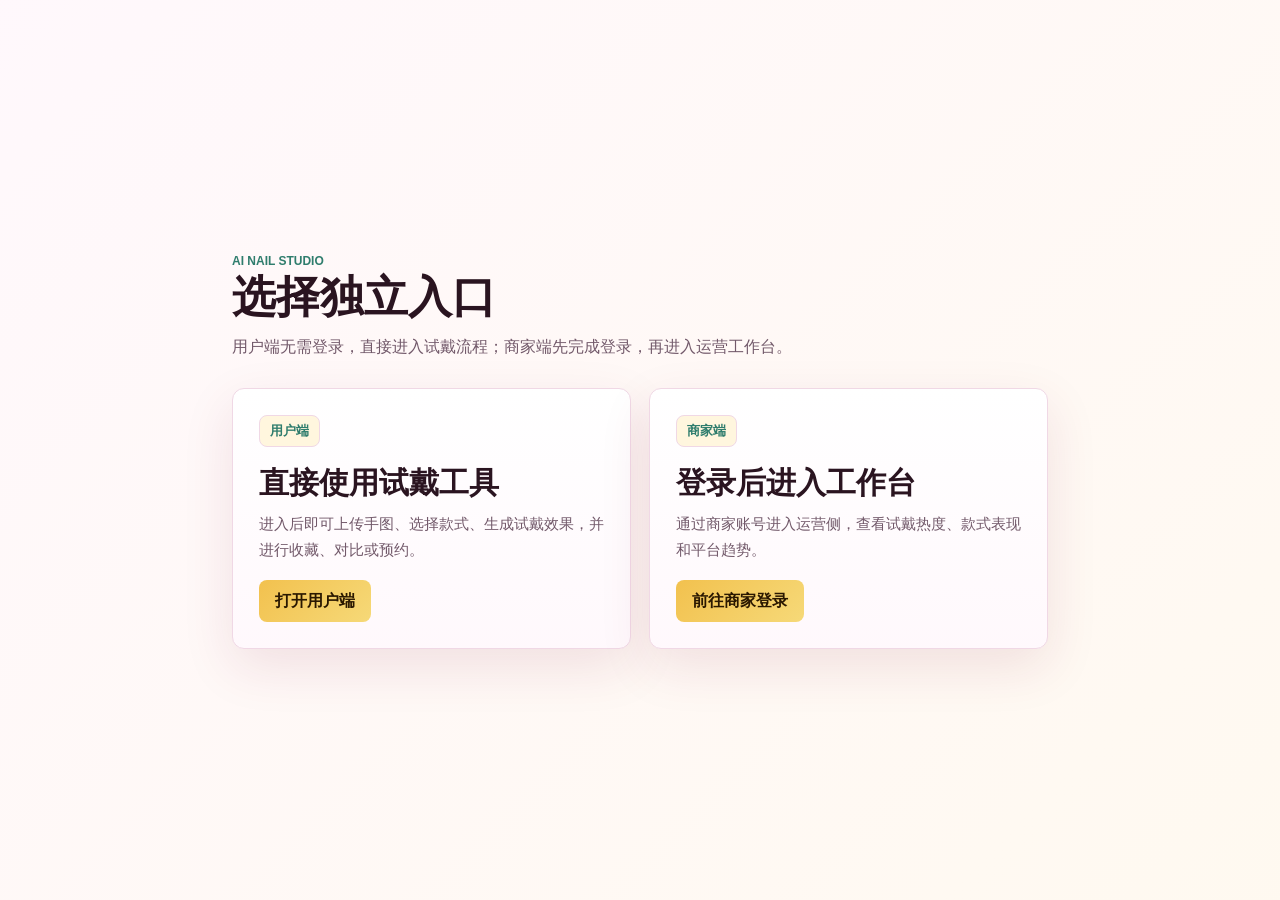
<file: frontend/index.html>
<!doctype html>
<html lang="zh-CN">
  <head>
    <meta charset="utf-8">
    <meta name="viewport" content="width=device-width, initial-scale=1">
    <title>美甲 AI 试戴平台</title>
    <link rel="stylesheet" href="./styles.css">
  </head>
  <body class="portal-page">
    <main class="portal-shell portal-shell-compact" aria-label="美甲 AI 试戴平台入口">
      <header class="portal-header">
        <div>
          <span class="brand-mark">AI Nail Studio</span>
          <h1>选择独立入口</h1>
          <p>用户端无需登录，直接进入试戴流程；商家端先完成登录，再进入运营工作台。</p>
        </div>
      </header>

      <section class="role-grid" aria-label="选择入口">
        <a class="role-card role-link-card role-card-user" href="./user-app.html" aria-label="进入用户端试戴">
          <span class="role-label">用户端</span>
          <div>
            <h2>直接使用试戴工具</h2>
            <p>进入后即可上传手图、选择款式、生成试戴效果，并进行收藏、对比或预约。</p>
          </div>
          <strong>打开用户端</strong>
        </a>

        <a class="role-card role-link-card role-card-merchant" href="./merchant-login.html" aria-label="进入商家端登录">
          <span class="role-label">商家端</span>
          <div>
            <h2>登录后进入工作台</h2>
            <p>通过商家账号进入运营侧，查看试戴热度、款式表现和平台趋势。</p>
          </div>
          <strong>前往商家登录</strong>
        </a>
      </section>
    </main>
  </body>
</html>
</file>
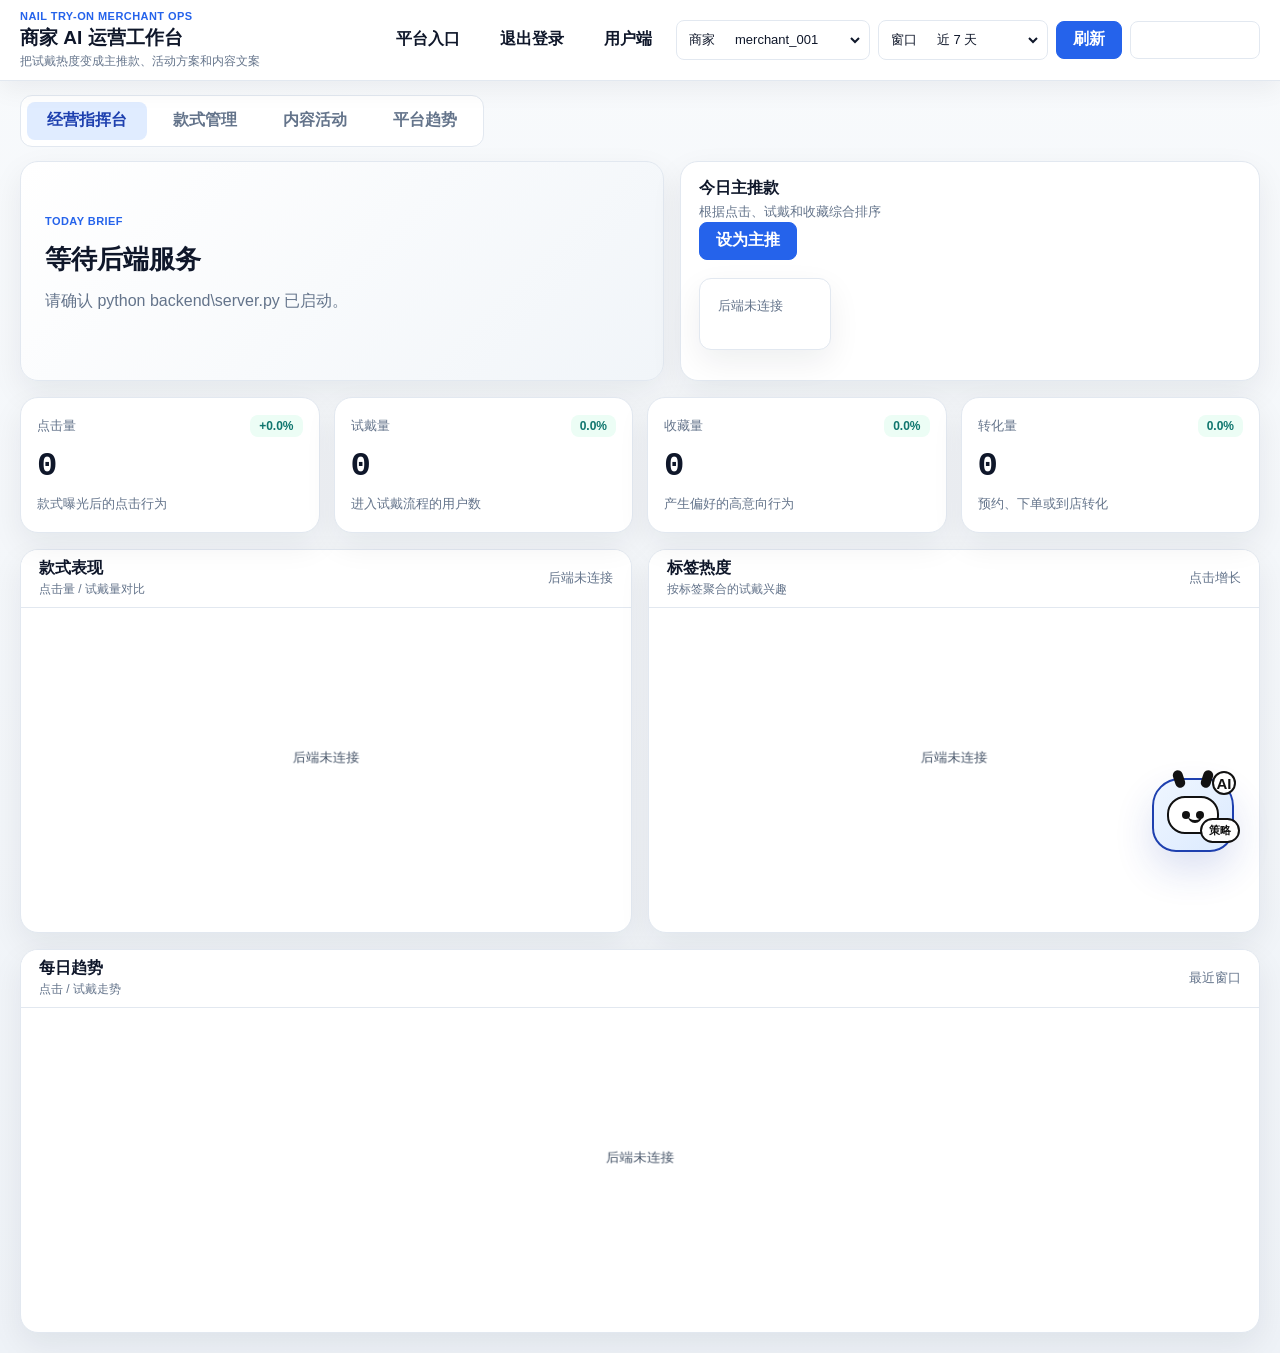
<file: frontend/merchant-dashboard.html>
<!doctype html>
<html lang="zh-CN">
  <head>
    <meta charset="utf-8">
    <meta name="viewport" content="width=device-width, initial-scale=1">
    <title>商家 AI 运营工作台</title>
    <link rel="stylesheet" href="./merchant-dashboard.css">
  </head>
  <body>
    <main class="dashboard-shell">
      <header class="dashboard-topbar">
        <div class="brand-block">
          <div>
            <p class="eyebrow">Nail Try-on Merchant Ops</p>
            <h1>商家 AI 运营工作台</h1>
            <p class="headline-copy">把试戴热度变成主推款、活动方案和内容文案</p>
          </div>
        </div>
        <div class="topbar-actions">
          <a class="ghost-button nav-link" href="./index.html">平台入口</a>
          <a class="ghost-button nav-link" href="./merchant-login.html">退出登录</a>
          <a class="ghost-button nav-link" href="./user-app.html">用户端</a>
          <label class="field">
            <span>商家</span>
            <select id="merchantSelect">
              <option value="merchant_001">merchant_001</option>
              <option value="merchant_002">merchant_002</option>
              <option value="merchant_003">merchant_003</option>
            </select>
          </label>
          <label class="field">
            <span>窗口</span>
            <select id="windowSelect">
              <option value="7">近 7 天</option>
              <option value="14">近 14 天</option>
              <option value="30">近 30 天</option>
            </select>
          </label>
          <button id="refreshButton" type="button">刷新</button>
          <button id="seedButton" class="ghost-button" type="button">生成演示数据</button>
        </div>
      </header>

      <nav class="page-tabs" aria-label="后台页面">
        <button class="tab-button is-active" type="button" data-view="command">经营指挥台</button>
        <button class="tab-button" type="button" data-view="styles">款式管理</button>
        <button class="tab-button" type="button" data-view="content">内容活动</button>
        <button class="tab-button" type="button" data-view="platform">平台趋势</button>
      </nav>

      <section id="commandView" class="page-view is-active" aria-label="经营指挥台">
        <section class="ops-hero">
          <article class="today-card">
            <p class="eyebrow">Today Brief</p>
            <h2 id="briefTitle">等待数据加载</h2>
            <p id="briefCopy">点击“生成演示数据”后可以快速看到完整运营建议。</p>
            <div id="briefActions" class="brief-actions"></div>
          </article>
          <article class="featured-card">
            <div class="section-head featured-head">
              <div>
                <h2>今日主推款</h2>
                <span id="featuredReason">根据点击、试戴和收藏综合排序</span>
              </div>
              <button id="promoteFeaturedButton" type="button">设为主推</button>
            </div>
            <div id="featuredStyle" class="featured-style"></div>
          </article>
        </section>

        <section class="metric-grid" aria-label="核心指标">
          <article class="metric-card" data-metric="click">
            <div class="metric-title">
              <span>点击量</span>
              <small id="clickGrowth">+0.0%</small>
            </div>
            <strong id="clickCount">0</strong>
            <p class="metric-caption">款式曝光后的点击行为</p>
            <div id="clickDetail" class="metric-detail" aria-hidden="true"></div>
          </article>
          <article class="metric-card" data-metric="tryon">
            <div class="metric-title">
              <span>试戴量</span>
              <small id="tryonRate">0.0%</small>
            </div>
            <strong id="tryonCount">0</strong>
            <p class="metric-caption">进入试戴流程的用户数</p>
            <div id="tryonDetail" class="metric-detail" aria-hidden="true"></div>
          </article>
          <article class="metric-card" data-metric="favorite">
            <div class="metric-title">
              <span>收藏量</span>
              <small id="favoriteRate">0.0%</small>
            </div>
            <strong id="favoriteCount">0</strong>
            <p class="metric-caption">产生偏好的高意向行为</p>
            <div id="favoriteDetail" class="metric-detail" aria-hidden="true"></div>
          </article>
          <article class="metric-card" data-metric="conversion">
            <div class="metric-title">
              <span>转化量</span>
              <small id="conversionRate">0.0%</small>
            </div>
            <strong id="conversionCount">0</strong>
            <p class="metric-caption">预约、下单或到店转化</p>
            <div id="conversionDetail" class="metric-detail" aria-hidden="true"></div>
          </article>
        </section>

        <section class="dashboard-grid">
          <article class="panel chart-panel">
            <div class="panel-head">
              <div>
                <h2>款式表现</h2>
                <p>点击量 / 试戴量对比</p>
              </div>
              <span id="recordsCount">0 条记录</span>
            </div>
            <canvas id="styleChart" width="720" height="360"></canvas>
          </article>

          <article class="panel chart-panel">
            <div class="panel-head">
              <div>
                <h2>标签热度</h2>
                <p>按标签聚合的试戴兴趣</p>
              </div>
              <span>点击增长</span>
            </div>
            <canvas id="tagChart" width="720" height="360"></canvas>
          </article>

          <article class="panel chart-panel wide-panel">
            <div class="panel-head">
              <div>
                <h2>每日趋势</h2>
                <p>点击 / 试戴走势</p>
              </div>
              <span>最近窗口</span>
            </div>
            <canvas id="trendChart" width="720" height="320"></canvas>
          </article>
        </section>
      </section>

      <section id="stylesView" class="page-view" aria-label="款式管理">
        <section class="panel">
          <div class="panel-head">
            <div>
              <h2>款式运营列表</h2>
              <p>给每个款式打上可执行的运营状态</p>
            </div>
            <span id="styleOpsSummary">待加载</span>
          </div>
          <div id="styleOpsList" class="style-ops-list"></div>
        </section>
      </section>

      <section id="contentView" class="page-view" aria-label="内容活动">
        <section class="campaign-grid">
          <article class="panel campaign-panel">
            <div class="panel-head">
              <div>
                <h2>一键活动方案</h2>
                <p>面向美团店铺、到店套餐和节日促销</p>
              </div>
              <button id="generateCampaignButton" type="button">生成方案</button>
            </div>
            <div id="campaignPlan" class="campaign-plan"></div>
          </article>

          <article class="panel campaign-panel">
            <div class="panel-head">
              <div>
                <h2>内容文案</h2>
                <p>可直接用于店铺动态和种草内容</p>
              </div>
              <button id="copyContentButton" class="ghost-button" type="button">复制文案</button>
            </div>
            <div id="contentCopies" class="content-copies"></div>
          </article>
        </section>
      </section>

      <section id="platformView" class="page-view" aria-label="平台趋势">
        <section class="platform-hero">
          <div>
            <p class="eyebrow">Aggregated Platform Signals</p>
            <h2>平台供给与趋势调度中心</h2>
            <p id="privacyLabel">聚合脱敏后识别趋势机会、供给缺口和平台动作</p>
          </div>
          <div id="platformSummary" class="platform-summary"></div>
        </section>

        <section id="platformInsightGrid" class="platform-insight-grid" aria-label="平台洞察总览"></section>

        <section class="platform-grid">
          <article class="panel opportunity-panel wide-panel">
            <div class="panel-head">
              <div>
                <h2>趋势机会池</h2>
                <p>把上升标签转成可行动的平台机会</p>
              </div>
              <span>平台运营建议</span>
            </div>
            <div id="platformOpportunityPool" class="opportunity-list"></div>
          </article>
        </section>

        <section class="platform-grid">
          <article class="panel supply-panel">
            <div class="panel-head">
              <div>
                <h2>供给缺口</h2>
                <p>需求热度强但供给表达不足的方向</p>
              </div>
              <span>上新调度</span>
            </div>
            <div id="supplyGapList" class="supply-gap-list"></div>
          </article>

          <article class="panel action-panel">
            <div class="panel-head">
              <div>
                <h2>平台推荐策略</h2>
                <p>首页、搜索、专题和商家触达动作</p>
              </div>
              <span>可执行动作</span>
            </div>
            <div id="platformActionList" class="platform-action-list"></div>
          </article>
        </section>

        <section class="platform-grid">
          <article class="panel trend-panel">
            <div class="panel-head">
              <div>
                <h2>上升款式标签</h2>
                <p>跨商家聚合后的标签热度</p>
              </div>
              <span>隐私保护</span>
            </div>
            <div id="platformTagTrends" class="trend-list"></div>
          </article>

          <article class="panel trend-panel">
            <div class="panel-head">
              <div>
                <h2>上升场景标签</h2>
                <p>用户场景偏好的匿名趋势</p>
              </div>
              <span>聚合视图</span>
            </div>
            <div id="platformScenarioTrends" class="trend-list"></div>
          </article>
        </section>
      </section>
    </main>

    <div id="assistantWidget" class="assistant-widget" style="left: calc(100vw - 128px); top: calc(100vh - 122px);">
      <button id="assistantFab" class="assistant-fab" type="button" aria-label="打开自动化策略助手">
        <span class="assistant-face">
          <span class="assistant-eyes"></span>
          <span class="assistant-smile"></span>
        </span>
        <span class="assistant-badge">策略</span>
        <span class="assistant-spark">AI</span>
      </button>
      <section id="assistantDialog" class="assistant-dialog" aria-label="自动化策略助手对话窗">
        <div class="assistant-dialog-head">
          <div>
            <h2>自动化策略助手</h2>
            <p id="assistantStatus">规则策略引擎</p>
          </div>
          <button id="assistantCloseButton" class="assistant-close" type="button" aria-label="关闭自动化策略助手">×</button>
        </div>
        <div class="assistant-dialog-body">
          <div class="assistant-message assistant-message-bot">
            我会结合当前商家的经营数据和平台匿名趋势，生成主推款、活动方案和风险提示。
          </div>
          <div id="assistantQuickQuestions" class="assistant-quick-questions">
            <button type="button" data-question="compare">本期对比</button>
            <button type="button" data-question="trend">近期变化</button>
            <button type="button" data-question="strategy">生成策略</button>
          </div>
          <div id="assistantConversation" class="assistant-conversation"></div>
          <div id="strategyList" class="strategy-list assistant-strategy-list">
            <div class="empty-state">点击下方按钮生成策略建议</div>
          </div>
        </div>
        <div class="assistant-dialog-foot">
          <button id="strategyButton" type="button">生成策略</button>
        </div>
      </section>
    </div>

    <script src="./merchant-dashboard.js"></script>
  </body>
</html>
</file>
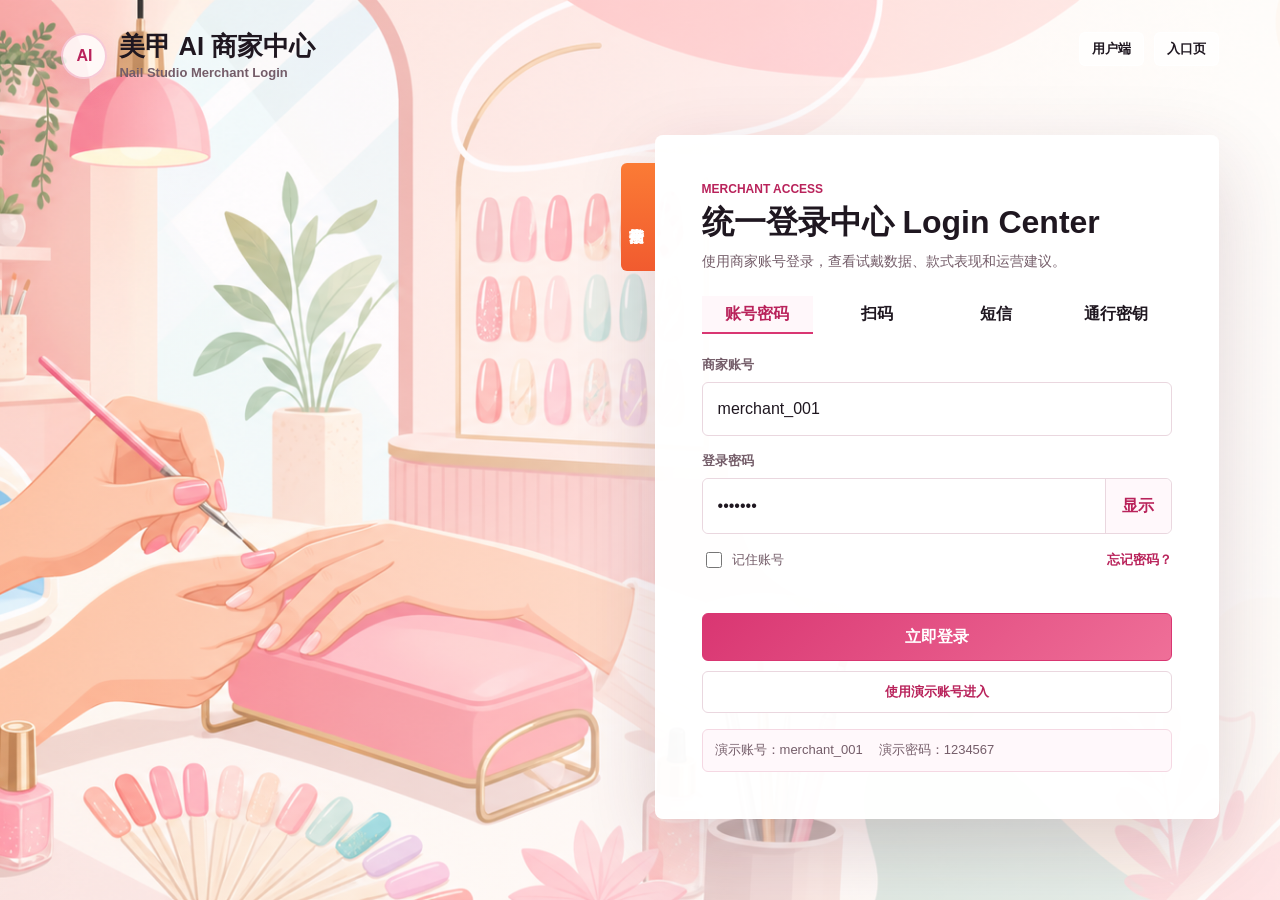
<file: frontend/merchant-login.html>
<!doctype html>
<html lang="zh-CN">
  <head>
    <meta charset="utf-8">
    <meta name="viewport" content="width=device-width, initial-scale=1">
    <title>商家登录 - 美甲 AI 运营工作台</title>
    <link rel="stylesheet" href="./merchant-login.css">
  </head>
  <body>
    <main class="login-shell">
      <header class="login-brand" aria-label="商家登录中心">
        <a class="brand-link" href="./index.html" aria-label="返回平台入口">
          <span class="brand-symbol">AI</span>
          <span>
            <strong>美甲 AI 商家中心</strong>
            <small>Nail Studio Merchant Login</small>
          </span>
        </a>
        <nav class="login-nav" aria-label="页面导航">
          <a href="./user-app.html">用户端</a>
          <a href="./index.html">入口页</a>
        </nav>
      </header>

      <section class="login-stage" aria-label="商家账号登录">
        <aside class="login-guide" aria-hidden="true">登录指南</aside>

        <form id="loginForm" class="login-card" action="./merchant-dashboard.html" method="get" novalidate>
          <div class="login-card-head">
            <p class="eyebrow">Merchant Access</p>
            <h1>统一登录中心 Login Center</h1>
            <p>使用商家账号登录，查看试戴数据、款式表现和运营建议。</p>
          </div>

          <div class="login-tabs" role="tablist" aria-label="登录方式">
            <button class="is-active" type="button" role="tab" aria-selected="true">账号密码</button>
            <button type="button" role="tab" aria-selected="false">扫码</button>
            <button type="button" role="tab" aria-selected="false">短信</button>
            <button type="button" role="tab" aria-selected="false">通行密钥</button>
          </div>

          <label class="field">
            <span>商家账号</span>
            <input id="usernameInput" name="merchant" autocomplete="username" value="merchant_001" placeholder="请输入商家账号">
          </label>

          <label class="field">
            <span>登录密码</span>
            <div class="password-field">
              <input id="passwordInput" name="password" type="password" autocomplete="current-password" value="1234567" placeholder="请输入密码">
              <button id="togglePasswordButton" type="button" aria-label="显示密码">显示</button>
            </div>
          </label>

          <div class="form-row">
            <label class="remember-field">
              <input id="rememberInput" type="checkbox">
              <span>记住账号</span>
            </label>
            <button id="forgotButton" class="link-button" type="button">忘记密码？</button>
          </div>

          <p id="formMessage" class="form-message" role="status" aria-live="polite"></p>

          <button class="submit-button" type="submit">立即登录</button>
          <a class="demo-login-link" href="./merchant-dashboard.html?merchant=merchant_001">使用演示账号进入</a>

          <div class="login-help">
            <span>演示账号：merchant_001</span>
            <span>演示密码：1234567</span>
          </div>
        </form>
      </section>
    </main>

    <dialog id="forgotDialog" class="forgot-dialog">
      <form id="forgotForm" method="dialog">
        <div class="dialog-head">
          <div>
            <h2>找回密码</h2>
            <p>输入商家账号或绑定手机号，我们会发送重置指引。</p>
          </div>
          <button id="forgotCloseButton" type="button" aria-label="关闭">×</button>
        </div>
        <label class="field">
          <span>账号 / 手机号</span>
          <input id="recoverInput" autocomplete="username" placeholder="merchant_001 或手机号">
        </label>
        <p id="recoverMessage" class="form-message" role="status" aria-live="polite"></p>
        <div class="dialog-actions">
          <button id="forgotCancelButton" class="secondary-button" type="button">取消</button>
          <button class="submit-button" type="submit">发送重置指引</button>
        </div>
      </form>
    </dialog>

    <script src="./merchant-login.js"></script>
  </body>
</html>
</file>
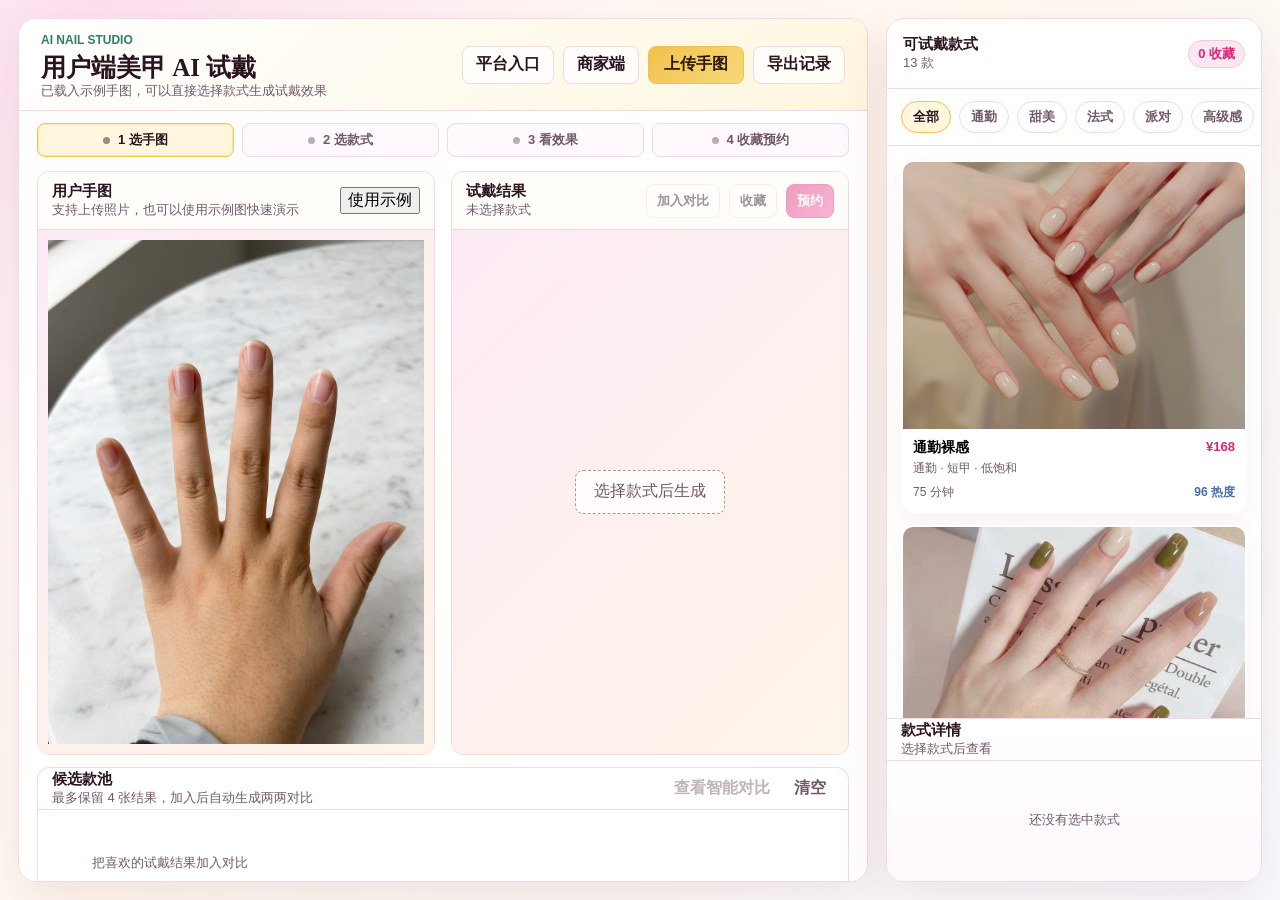
<file: frontend/user-app.html>
<!doctype html>
<html lang="zh-CN">
  <head>
    <meta charset="utf-8">
    <meta name="viewport" content="width=device-width, initial-scale=1">
    <title>用户端 - 美甲 AI 试戴</title>
    <link rel="stylesheet" href="./styles.css">
  </head>
  <body>
    <main class="app-shell">
      <section class="workspace" aria-label="美甲试戴工作区">
        <header class="topbar">
          <div class="brand-block">
            <span class="brand-mark">AI Nail Studio</span>
            <h1>用户端美甲 AI 试戴</h1>
            <p id="statusText">上传手部照片，选择右侧款式开始生成试戴效果</p>
          </div>
          <div class="topbar-actions">
            <a class="ghost-button" href="./index.html">平台入口</a>
            <a class="ghost-button" href="./merchant-login.html">商家端</a>
            <label class="upload-button">
              <input id="handUpload" type="file" accept="image/*">
              <span>上传手图</span>
            </label>
            <button id="exportEventsButton" class="ghost-button" type="button">导出记录</button>
          </div>
        </header>

        <div class="quick-flow" aria-label="试戴流程">
          <span class="flow-step is-active">1 选手图</span>
          <span class="flow-step">2 选款式</span>
          <span class="flow-step">3 看效果</span>
          <span class="flow-step">4 收藏预约</span>
        </div>

        <div class="preview-grid">
          <section class="panel">
            <div class="panel-head">
              <div>
                <h2>用户手图</h2>
                <span>支持上传照片，也可以使用示例图快速演示</span>
              </div>
              <button id="useDemoButton" type="button">使用示例</button>
            </div>
            <div class="image-stage">
              <img id="handPreview" alt="用户上传的手部照片">
              <div id="emptyHand" class="empty-state">等待上传</div>
            </div>
          </section>

          <section class="panel result-panel">
            <div class="panel-head">
              <div>
                <h2>试戴结果</h2>
                <span id="selectedStyleLabel">未选择款式</span>
              </div>
              <div class="result-actions">
                <button id="compareButton" class="mini-button" type="button" disabled>加入对比</button>
                <button id="favoriteButton" class="mini-button" type="button" disabled>收藏</button>
                <button id="appointmentButton" class="mini-button primary" type="button" disabled>预约</button>
              </div>
            </div>
            <div class="image-stage">
              <canvas id="resultCanvas" class="is-hidden" width="896" height="1200" aria-label="AI 融合结果"></canvas>
              <img id="aiResultImage" alt="AI 生成的美甲试戴效果">
              <div id="emptyResult" class="empty-state">选择款式后生成</div>
              <div id="progressOverlay" class="progress-overlay is-hidden" aria-live="polite">
                <div class="progress-card">
                  <div class="progress-copy">
                    <span id="progressLabel">正在生成试戴效果</span>
                    <strong id="progressValue">0%</strong>
                  </div>
                  <div class="progress-track">
                    <div id="progressBar" class="progress-bar"></div>
                  </div>
                </div>
              </div>
            </div>
          </section>
        </div>

        <section class="comparison-panel" aria-label="多款对比">
          <div class="section-head">
            <div>
              <h2>候选款池</h2>
              <span>最多保留 4 张结果，加入后自动生成两两对比</span>
            </div>
            <div class="section-actions">
              <button id="openCompareDialogButton" class="text-button" type="button" disabled>查看智能对比</button>
              <button id="clearCompareButton" class="text-button" type="button">清空</button>
            </div>
          </div>
          <div id="compareList" class="compare-list">
            <div id="emptyCompare" class="compare-empty">把喜欢的试戴结果加入对比</div>
          </div>
        </section>

        <section class="compare-insight-panel" aria-label="智能选款对比">
          <div class="section-head">
            <div>
              <h2>智能选款对比</h2>
              <span id="compareInsightHint">选择至少 2 个候选款后生成对比建议</span>
            </div>
          </div>
          <div id="compareInsightBody" class="compare-insight-body">
            <div class="compare-insight-empty">先把 2 个以上试戴结果加入候选款池</div>
          </div>
        </section>

        <section class="history-panel" aria-label="本次试戴历史">
          <div class="history-head">
            <h2>本次试戴历史</h2>
            <span id="historyCount">0 张</span>
          </div>
          <div id="historyList" class="history-list">
            <div id="emptyHistory" class="history-empty">生成后的效果图会临时保存在这里</div>
          </div>
        </section>
      </section>

      <aside class="style-sidebar" aria-label="可试戴美甲款式">
        <div class="sidebar-head">
          <div>
            <h2>可试戴款式</h2>
            <span id="styleCount">加载中</span>
          </div>
          <span id="favoriteCount" class="favorite-counter">0 收藏</span>
        </div>

        <div class="filter-bar" aria-label="款式筛选">
          <button class="filter-chip is-active" type="button" data-filter="all">全部</button>
          <button class="filter-chip" type="button" data-filter="daily">通勤</button>
          <button class="filter-chip" type="button" data-filter="sweet">甜美</button>
          <button class="filter-chip" type="button" data-filter="french">法式</button>
          <button class="filter-chip" type="button" data-filter="party">派对</button>
          <button class="filter-chip" type="button" data-filter="luxury">高级感</button>
        </div>

        <div id="styleList" class="style-list"></div>

        <section class="style-detail" aria-label="款式详情">
          <div class="section-head">
            <div>
              <h2>款式详情</h2>
              <span id="detailHint">选择款式后查看</span>
            </div>
          </div>
          <div id="styleDetailBody" class="style-detail-body">
            <div class="detail-empty">还没有选中款式</div>
          </div>
        </section>
      </aside>
    </main>

    <dialog id="appointmentDialog" class="appointment-dialog">
      <form id="appointmentForm" method="dialog">
        <div class="dialog-head">
          <div>
            <h2>预约美甲服务</h2>
            <span id="appointmentStyleLabel">未选择款式</span>
          </div>
          <button id="appointmentCloseButton" class="icon-button" value="cancel" type="button" aria-label="关闭">×</button>
        </div>
        <label>
          <span>门店</span>
          <select id="shopSelect">
            <option>美团优选美甲·国贸店</option>
            <option>美团优选美甲·望京店</option>
            <option>美团优选美甲·五道口店</option>
          </select>
        </label>
        <label>
          <span>时间</span>
          <select id="timeSelect">
            <option>今天 18:30</option>
            <option>明天 12:00</option>
            <option>明天 19:00</option>
            <option>周末 14:30</option>
          </select>
        </label>
        <label>
          <span>手机号</span>
          <input id="phoneInput" type="tel" placeholder="用于接收预约确认">
        </label>
        <div class="dialog-actions">
          <button class="ghost-button" type="button" id="appointmentCancelButton">取消</button>
          <button class="upload-button" type="submit">提交预约意向</button>
        </div>
      </form>
    </dialog>

    <dialog id="compareDialog" class="compare-dialog">
      <div class="dialog-head">
        <div>
          <h2>智能选款对比</h2>
          <span id="compareDialogHint">选择至少 2 个候选款后生成对比建议</span>
        </div>
        <button id="compareDialogCloseButton" class="icon-button" type="button" aria-label="关闭">×</button>
      </div>
      <div id="compareDialogBody" class="compare-dialog-body">
        <div class="compare-insight-empty">先把 2 个以上试戴结果加入候选款池</div>
      </div>
    </dialog>

    <script src="./assets/catalog.js"></script>
    <script src="./app.js"></script>
  </body>
</html>
</file>
<file: frontend/styles.css>
:root {
  color-scheme: light;
  --bg: #fff7fb;
  --surface: #ffffff;
  --surface-soft: #fff8fc;
  --surface-warm: #fff6de;
  --text: #2a1420;
  --muted: #72596a;
  --line: #f0d8e5;
  --accent: #f2c14e;
  --accent-strong: #d99a14;
  --accent-ink: #2a1800;
  --rose: #db2777;
  --rose-soft: #fce7f3;
  --green: #2f7d6d;
  --blue: #496fa7;
  --shadow: 0 18px 52px rgba(131, 24, 67, 0.11);
  --shadow-hover: 0 24px 70px rgba(131, 24, 67, 0.16);
  --radius-lg: 18px;
  --radius-md: 12px;
  --radius-sm: 8px;
}

* {
  box-sizing: border-box;
}

body {
  margin: 0;
  min-height: 100vh;
  background:
    radial-gradient(circle at 8% 0%, rgba(249, 168, 212, 0.28), transparent 34%),
    linear-gradient(135deg, #fff7fb 0%, #fffaf0 46%, #f8fbff 100%);
  color: var(--text);
  font-family: Inter, Arial, "Microsoft YaHei", sans-serif;
}

.portal-page {
  min-height: 100vh;
  background:
    linear-gradient(135deg, rgba(255, 248, 252, 0.92), rgba(255, 250, 236, 0.72)),
    var(--bg);
}

.portal-shell {
  display: grid;
  align-content: center;
  gap: 28px;
  width: min(1180px, 100%);
  min-height: 100vh;
  margin: 0 auto;
  padding: 32px;
}

.portal-shell-compact {
  width: min(880px, 100%);
}

.portal-header {
  display: flex;
  align-items: flex-end;
  justify-content: space-between;
  gap: 24px;
}

.portal-header h1 {
  max-width: 760px;
  font-size: 44px;
  line-height: 1.08;
  font-family: Georgia, "Times New Roman", "Microsoft YaHei", serif;
  font-weight: 700;
}

.portal-header p {
  max-width: 720px;
  margin-top: 12px;
  color: var(--muted);
  font-size: 16px;
  line-height: 1.7;
}

.role-grid {
  display: grid;
  grid-template-columns: repeat(2, minmax(0, 1fr));
  gap: 18px;
}

.role-card {
  display: grid;
  align-content: space-between;
  gap: 18px;
  min-height: 520px;
  padding: 22px;
  border: 1px solid var(--line);
  border-radius: var(--radius-md);
  background:
    linear-gradient(180deg, rgba(255, 255, 255, 0.96), rgba(255, 248, 252, 0.94)),
    #fff;
  box-shadow: var(--shadow);
  color: var(--text);
  text-decoration: none;
  transition: border-color 180ms ease, box-shadow 180ms ease, transform 180ms ease;
}

.role-card:hover,
.role-card:focus-visible {
  border-color: var(--accent-strong);
  box-shadow: var(--shadow-hover);
  outline: 0;
  transform: translateY(-2px);
}

.role-link-card {
  min-height: 260px;
  padding: 26px;
}

.role-link-card h2 {
  max-width: 390px;
}

.role-link-card p {
  max-width: 430px;
}

.role-label {
  width: fit-content;
  min-height: 30px;
  padding: 6px 10px;
  border: 1px solid var(--line);
  border-radius: var(--radius-sm);
  background: var(--surface-warm);
  color: var(--green);
  font-size: 13px;
  font-weight: 900;
}

.role-card h2 {
  font-size: 30px;
  font-family: Georgia, "Times New Roman", "Microsoft YaHei", serif;
}

.role-card p {
  margin-top: 10px;
  color: var(--muted);
  font-size: 15px;
  line-height: 1.7;
}

.role-card ul {
  display: grid;
  gap: 9px;
  margin: 0;
  padding: 0;
  list-style: none;
}

.role-card li {
  position: relative;
  padding-left: 18px;
  color: var(--muted);
  font-size: 14px;
}

.role-card li::before {
  content: "";
  position: absolute;
  left: 0;
  top: 0.58em;
  width: 7px;
  height: 7px;
  border-radius: 999px;
  background: var(--rose);
}

.role-card strong {
  display: inline-flex;
  align-items: center;
  justify-content: center;
  width: fit-content;
  min-height: 42px;
  padding: 0 16px;
  border-radius: var(--radius-sm);
  background: linear-gradient(135deg, var(--accent), #f6d978);
  color: var(--accent-ink);
}

.role-media {
  display: grid;
  grid-template-columns: 1.1fr 0.9fr;
  gap: 10px;
}

.role-media img {
  width: 100%;
  height: 190px;
  border-radius: var(--radius-sm);
  background: var(--surface-soft);
  object-fit: cover;
}

.role-media img:first-child {
  height: 230px;
}

.role-media img:last-child {
  align-self: end;
}

.role-metrics {
  display: grid;
  grid-template-columns: repeat(3, minmax(0, 1fr));
  gap: 10px;
  padding: 14px;
  border: 1px solid var(--line);
  border-radius: var(--radius-md);
  background:
    linear-gradient(135deg, rgba(47, 125, 109, 0.12), rgba(219, 39, 119, 0.1)),
    #fff;
}

.role-metrics div {
  display: grid;
  gap: 5px;
  min-width: 0;
  padding: 14px 10px;
  border-radius: var(--radius-sm);
  background: #fff;
}

.role-metrics span {
  color: var(--muted);
  font-size: 12px;
}

.role-metrics strong {
  display: block;
  min-height: 0;
  padding: 0;
  border-radius: 0;
  background: transparent;
  color: var(--text);
  font-size: 24px;
  line-height: 1;
}

button,
input,
select {
  font: inherit;
}

button,
a {
  -webkit-tap-highlight-color: transparent;
}

.app-shell {
  display: grid;
  grid-template-columns: minmax(0, 1fr) 376px;
  gap: 18px;
  min-height: 100vh;
  padding: 18px;
  overflow: visible;
}

.workspace,
.style-sidebar {
  min-width: 0;
  min-height: 0;
  border: 1px solid var(--line);
  border-radius: var(--radius-lg);
  background: rgba(255, 255, 255, 0.92);
  box-shadow: var(--shadow);
  backdrop-filter: blur(14px);
  overflow: hidden;
}

.workspace {
  display: flex;
  flex-direction: column;
  height: calc(100vh - 36px);
  overflow-y: auto;
}

.topbar,
.sidebar-head,
.panel-head,
.section-head,
.history-head,
.dialog-head {
  display: flex;
  align-items: center;
  justify-content: space-between;
  gap: 14px;
}

.topbar {
  position: sticky;
  top: 0;
  z-index: 12;
  min-height: 92px;
  padding: 18px 22px;
  border-bottom: 1px solid var(--line);
  background:
    linear-gradient(135deg, rgba(255, 255, 255, 0.96), rgba(255, 246, 222, 0.95)),
    #fff;
  backdrop-filter: blur(16px);
}

.brand-mark {
  display: inline-flex;
  margin-bottom: 6px;
  color: var(--green);
  font-size: 12px;
  font-weight: 800;
  letter-spacing: 0;
  text-transform: uppercase;
}

h1,
h2,
p {
  margin: 0;
}

h1 {
  font-size: 25px;
  line-height: 1.16;
  font-family: Georgia, "Times New Roman", "Microsoft YaHei", serif;
}

h2 {
  font-size: 15px;
  line-height: 1.2;
}

.topbar p,
.panel-head span,
.section-head span,
.sidebar-head span,
.history-head span,
.dialog-head span {
  color: var(--muted);
  font-size: 13px;
}

.topbar-actions,
.result-actions {
  display: flex;
  align-items: center;
  flex-wrap: wrap;
  justify-content: flex-end;
  gap: 9px;
}

.upload-button,
.ghost-button,
.mini-button,
.text-button,
.icon-button {
  display: inline-flex;
  align-items: center;
  justify-content: center;
  min-height: 38px;
  border: 1px solid var(--line);
  border-radius: var(--radius-sm);
  background: #fff;
  color: var(--text);
  cursor: pointer;
  font-weight: 700;
  text-decoration: none;
  transition: background 180ms ease, border-color 180ms ease, color 180ms ease, box-shadow 180ms ease, transform 180ms ease;
}

.upload-button {
  padding: 0 15px;
  border-color: var(--accent);
  background: linear-gradient(135deg, var(--accent), #f6d978);
  color: var(--accent-ink);
}

.upload-button input {
  display: none;
}

.ghost-button {
  padding: 0 13px;
  background: rgba(255, 255, 255, 0.76);
}

.mini-button {
  min-height: 34px;
  padding: 0 10px;
  font-size: 13px;
}

.mini-button.primary {
  border-color: var(--rose);
  background: linear-gradient(135deg, var(--rose), #ef5da8);
  color: #fff;
}

.mini-button.is-active {
  border-color: var(--rose);
  color: var(--rose);
}

.mini-button:disabled {
  cursor: not-allowed;
  opacity: 0.45;
}

.text-button {
  min-height: 30px;
  padding: 0 8px;
  border: 0;
  color: var(--muted);
}

.icon-button {
  width: 34px;
  height: 34px;
  min-height: 34px;
  padding: 0;
  font-size: 22px;
}

.upload-button:hover,
.ghost-button:hover,
.mini-button:hover:not(:disabled),
.text-button:hover,
.icon-button:hover {
  border-color: var(--accent-strong);
  background: var(--accent-strong);
  color: var(--accent-ink);
  box-shadow: 0 10px 24px rgba(217, 154, 20, 0.18);
  transform: translateY(-1px);
}

button:focus-visible,
a:focus-visible,
label.upload-button:focus-within {
  outline: 3px solid rgba(219, 39, 119, 0.24);
  outline-offset: 2px;
}

.quick-flow {
  display: grid;
  grid-template-columns: repeat(4, minmax(0, 1fr));
  gap: 8px;
  padding: 12px 18px 0;
  counter-reset: flow;
}

.flow-step {
  display: flex;
  align-items: center;
  justify-content: center;
  gap: 8px;
  min-height: 34px;
  border: 1px solid var(--line);
  border-radius: var(--radius-sm);
  background: var(--surface-soft);
  color: var(--muted);
  font-size: 13px;
  font-weight: 700;
}

.flow-step::before {
  content: "";
  width: 7px;
  height: 7px;
  border-radius: 999px;
  background: currentColor;
  opacity: 0.48;
}

.flow-step.is-active {
  border-color: var(--accent);
  background: var(--surface-warm);
  color: var(--text);
  box-shadow: inset 0 0 0 1px rgba(242, 193, 78, 0.28);
}

.preview-grid {
  display: grid;
  grid-template-columns: minmax(0, 1fr) minmax(0, 1fr);
  gap: 16px;
  padding: 14px 18px 12px;
  min-height: 520px;
  flex: 0 0 auto;
  overflow: visible;
}

.panel {
  display: flex;
  flex-direction: column;
  min-width: 0;
  min-height: 0;
  border: 1px solid var(--line);
  border-radius: var(--radius-md);
  background: linear-gradient(180deg, #fff, var(--surface-soft));
  overflow: hidden;
  transition: border-color 180ms ease, box-shadow 180ms ease;
}

.panel:hover {
  border-color: #edbdd6;
  box-shadow: 0 14px 36px rgba(131, 24, 67, 0.08);
}

.panel-head {
  min-height: 58px;
  padding: 10px 14px;
  border-bottom: 1px solid var(--line);
  background: #fffdf9;
}

.image-stage {
  position: relative;
  display: grid;
  place-items: center;
  flex: 1;
  min-height: 0;
  overflow: hidden;
  background:
    linear-gradient(135deg, rgba(252, 231, 243, 0.72), rgba(255, 246, 222, 0.62)),
    #fbf3f8;
  padding: 10px;
}

.image-stage img,
.image-stage canvas {
  display: block;
  width: auto;
  height: auto;
  max-width: 100%;
  max-height: 100%;
  object-fit: contain;
}

#handPreview:not([src]),
#aiResultImage:not([src]),
#aiResultImage.is-hidden,
#resultCanvas.is-hidden {
  display: none;
}

.empty-state {
  position: absolute;
  display: grid;
  place-items: center;
  width: 150px;
  height: 44px;
  border: 1px dashed #a99c8f;
  border-radius: var(--radius-sm);
  color: var(--muted);
  background: rgba(255, 255, 255, 0.78);
}

.empty-state.is-hidden,
.history-empty.is-hidden,
.compare-empty.is-hidden {
  display: none;
}

.progress-overlay {
  position: absolute;
  inset: 0;
  display: grid;
  place-items: center;
  padding: 24px;
  background: rgba(245, 236, 223, 0.74);
  backdrop-filter: blur(2px);
  z-index: 4;
}

.progress-overlay.is-hidden {
  display: none;
}

.progress-card {
  width: min(320px, 86%);
  padding: 18px;
  border: 1px solid var(--line);
  border-radius: var(--radius-md);
  background: rgba(255, 255, 255, 0.94);
  box-shadow: 0 12px 32px rgba(51, 35, 20, 0.16);
}

.progress-copy {
  display: flex;
  align-items: center;
  justify-content: space-between;
  gap: 16px;
  margin-bottom: 12px;
  font-size: 13px;
}

.progress-copy strong {
  color: var(--rose);
  font-size: 16px;
}

.progress-track {
  height: 8px;
  overflow: hidden;
  border-radius: 999px;
  background: #ffe9a3;
}

.progress-bar {
  width: 0%;
  height: 100%;
  border-radius: 999px;
  background: var(--rose);
  transition: width 240ms ease;
}

.comparison-panel,
.compare-insight-panel,
.history-panel {
  display: flex;
  flex-direction: column;
  margin: 0 18px 12px;
  border: 1px solid var(--line);
  border-radius: var(--radius-md);
  background: #fff;
  overflow: hidden;
}

.comparison-panel {
  min-height: 150px;
  max-height: none;
}

.compare-insight-panel {
  min-height: 220px;
  max-height: none;
}

.section-head,
.history-head {
  min-height: 42px;
  padding: 0 14px;
  border-bottom: 1px solid var(--line);
}

.compare-list,
.history-list {
  position: relative;
  display: flex;
  gap: 10px;
  flex: 1;
  min-height: 0;
  overflow-x: auto;
  padding: 10px 12px;
}

.compare-insight-body {
  display: grid;
  gap: 12px;
  flex: 1;
  min-height: 0;
  overflow-y: auto;
  padding: 12px;
}

.compare-insight-empty {
  display: grid;
  place-items: center;
  min-height: 140px;
  color: var(--muted);
  font-size: 13px;
}

.recommendation-card {
  display: grid;
  grid-template-columns: minmax(0, 1fr) auto;
  gap: 14px;
  align-items: center;
  padding: 14px;
  border: 1px solid #f1ccd4;
  border-radius: var(--radius-md);
  background: linear-gradient(135deg, #fff4f8, #fffaf0);
}

.recommendation-card span {
  display: block;
  margin-bottom: 4px;
  color: var(--rose);
  font-size: 12px;
  font-weight: 900;
}

.recommendation-card strong {
  display: block;
  font-size: 18px;
}

.recommendation-card p {
  margin-top: 6px;
  color: var(--muted);
  font-size: 13px;
  line-height: 1.55;
}

.recommendation-card button {
  min-height: 36px;
  padding: 0 12px;
  border: 1px solid var(--rose);
  border-radius: var(--radius-sm);
  background: var(--rose);
  color: #fff;
  cursor: pointer;
  font-weight: 800;
}

.pair-compare-grid {
  display: grid;
  grid-template-columns: repeat(2, minmax(0, 1fr));
  gap: 12px;
}

.pair-compare-card {
  display: grid;
  gap: 10px;
  padding: 12px;
  border: 1px solid var(--line);
  border-radius: var(--radius-md);
  background: #fff;
}

.pair-head {
  display: grid;
  grid-template-columns: minmax(0, 1fr) auto minmax(0, 1fr);
  gap: 10px;
  align-items: center;
}

.pair-head div {
  min-width: 0;
}

.pair-head span,
.pair-head small {
  color: var(--muted);
  font-size: 11px;
  font-weight: 900;
}

.pair-head strong {
  display: block;
  overflow: hidden;
  margin-top: 3px;
  font-size: 13px;
  text-overflow: ellipsis;
  white-space: nowrap;
}

.pair-head small {
  display: grid;
  place-items: center;
  width: 34px;
  height: 34px;
  border-radius: 999px;
  background: var(--surface-warm);
  color: var(--text);
}

.pair-images {
  display: grid;
  grid-template-columns: repeat(2, minmax(0, 1fr));
  gap: 8px;
}

.pair-images img {
  width: 100%;
  height: 118px;
  border-radius: var(--radius-sm);
  object-fit: cover;
  background: var(--surface-soft);
}

.dimension-list {
  display: grid;
  gap: 8px;
}

.dimension-row {
  display: grid;
  grid-template-columns: 70px minmax(0, 1fr) 70px;
  gap: 8px;
  align-items: center;
}

.dimension-row span,
.dimension-row strong,
.dimension-row em {
  font-size: 12px;
}

.dimension-row span {
  color: var(--muted);
}

.dimension-row strong {
  overflow: hidden;
  text-align: right;
  text-overflow: ellipsis;
  white-space: nowrap;
}

.dimension-row em {
  grid-column: 1 / -1;
  color: var(--muted);
  font-style: normal;
  line-height: 1.45;
}

.score-track {
  position: relative;
  height: 8px;
  overflow: hidden;
  border-radius: 999px;
  background: #f0e6db;
}

.score-track i,
.score-track b {
  position: absolute;
  top: 0;
  height: 100%;
  border-radius: 999px;
}

.score-track i {
  left: 0;
  background: var(--rose);
}

.score-track b {
  right: 0;
  background: var(--blue);
  opacity: 0.82;
}

.pair-conclusion {
  padding: 10px;
  border-radius: var(--radius-sm);
  background: var(--surface-warm);
  color: var(--text);
  font-size: 13px;
  line-height: 1.55;
}

.compare-empty,
.history-empty {
  display: grid;
  place-items: center;
  min-width: 240px;
  color: var(--muted);
  font-size: 13px;
}

.compare-item {
  position: relative;
  display: grid;
  grid-template-columns: 82px 132px;
  gap: 10px;
  flex: 0 0 234px;
  min-width: 234px;
  padding: 8px;
  border: 1px solid var(--line);
  border-radius: var(--radius-sm);
  background: var(--surface-soft);
  cursor: pointer;
}

.compare-item img {
  width: 82px;
  height: 92px;
  border-radius: 7px;
  object-fit: cover;
}

.compare-item strong,
.compare-item span,
.compare-item em {
  display: block;
}

.compare-item strong {
  margin-bottom: 5px;
  font-size: 13px;
}

.compare-item span {
  color: var(--muted);
  font-size: 12px;
  line-height: 1.35;
}

.compare-item em {
  margin-top: 6px;
  color: var(--rose);
  font-style: normal;
  font-weight: 800;
}

.compare-item button {
  position: absolute;
  top: 4px;
  right: 4px;
  width: 24px;
  height: 24px;
  border: 0;
  border-radius: 999px;
  background: rgba(255, 255, 255, 0.86);
  cursor: pointer;
}

.history-panel {
  min-height: 118px;
  max-height: 136px;
  margin-bottom: 18px;
}

.history-item {
  flex: 0 0 86px;
  width: 86px;
  padding: 0;
  border: 2px solid transparent;
  border-radius: var(--radius-sm);
  background: var(--surface-soft);
  cursor: pointer;
  overflow: hidden;
}

.history-item:hover,
.history-item:focus-visible {
  border-color: var(--accent);
}

.history-item img {
  display: block;
  width: 100%;
  height: 74px;
  object-fit: cover;
}

.history-item span {
  display: block;
  overflow: hidden;
  padding: 6px;
  color: var(--muted);
  font-size: 11px;
  text-overflow: ellipsis;
  white-space: nowrap;
}

.style-sidebar {
  display: flex;
  flex-direction: column;
  position: sticky;
  top: 18px;
  height: calc(100vh - 36px);
}

.sidebar-head {
  min-height: 70px;
  padding: 0 16px;
  border-bottom: 1px solid var(--line);
}

.favorite-counter {
  display: inline-flex;
  align-items: center;
  min-height: 28px;
  padding: 0 9px;
  border: 1px solid #f1ccd4;
  border-radius: 999px;
  background: var(--rose-soft);
  color: var(--rose) !important;
  font-weight: 800;
}

.filter-bar {
  display: flex;
  gap: 8px;
  overflow-x: auto;
  padding: 12px 14px;
  border-bottom: 1px solid var(--line);
}

.filter-chip {
  flex: 0 0 auto;
  min-height: 32px;
  padding: 0 11px;
  border: 1px solid var(--line);
  border-radius: 999px;
  background: #fff;
  color: var(--muted);
  cursor: pointer;
  font-size: 13px;
  font-weight: 700;
  transition: background 180ms ease, border-color 180ms ease, color 180ms ease;
}

.filter-chip.is-active,
.filter-chip:hover {
  border-color: var(--accent);
  background: var(--surface-warm);
  color: var(--text);
}

.style-list {
  display: flex;
  flex-direction: column;
  gap: 12px;
  flex: 1;
  min-height: 0;
  overflow-y: auto;
  padding: 14px;
}

.style-card {
  flex: 0 0 auto;
  width: 100%;
  padding: 0;
  border: 2px solid transparent;
  border-radius: var(--radius-md);
  background: #fff;
  cursor: pointer;
  text-align: left;
  overflow: hidden;
  box-shadow: 0 10px 24px rgba(131, 24, 67, 0.06);
  transition: border-color 180ms ease, box-shadow 180ms ease, transform 180ms ease;
}

.style-card:hover,
.style-card.is-active {
  border-color: var(--accent);
  box-shadow: 0 16px 34px rgba(131, 24, 67, 0.12);
  transform: translateY(-1px);
}

.style-thumb {
  display: block;
  width: 100%;
  aspect-ratio: 1 / 0.78;
  object-fit: cover;
  background: var(--surface-soft);
}

.style-meta {
  display: flex;
  justify-content: space-between;
  gap: 8px;
  padding: 10px 10px 7px;
}

.style-title {
  font-size: 14px;
  font-weight: 800;
}

.style-subtitle {
  margin-top: 3px;
  color: var(--muted);
  font-size: 12px;
}

.style-badge {
  align-self: start;
  color: var(--rose);
  font-size: 13px;
  font-weight: 800;
  white-space: nowrap;
}

.style-user-tags {
  display: flex;
  flex-wrap: wrap;
  gap: 6px;
  padding: 0 10px 8px;
}

.style-user-tag {
  display: inline-flex;
  align-items: center;
  min-height: 24px;
  padding: 0 8px;
  border-radius: 999px;
  font-size: 12px;
  font-weight: 900;
}

.style-user-tag.is-featured {
  background: var(--surface-warm);
  color: var(--accent-ink);
}

.style-user-tag.is-promotion {
  background: var(--rose-soft);
  color: var(--rose);
}

.style-offer {
  margin: 0 10px 8px;
  padding: 7px 8px;
  border-radius: var(--radius-sm);
  background: #fff1f7;
  color: var(--rose);
  font-size: 12px;
  font-weight: 800;
  line-height: 1.4;
}

.style-card-foot {
  display: flex;
  justify-content: space-between;
  gap: 8px;
  padding: 0 10px 10px;
  color: var(--muted);
  font-size: 12px;
}

.style-card-foot strong {
  color: var(--blue);
}

.style-detail {
  border-top: 1px solid var(--line);
  background: linear-gradient(180deg, #fff, #fff8fc);
}

.style-detail-body {
  padding: 12px 14px 14px;
}

.style-detail-body img {
  display: block;
  width: 100%;
  max-height: 150px;
  border-radius: var(--radius-sm);
  object-fit: cover;
  background: var(--surface-soft);
}

.detail-empty {
  display: grid;
  place-items: center;
  min-height: 94px;
  color: var(--muted);
  font-size: 13px;
}

.detail-title-row {
  display: flex;
  align-items: center;
  justify-content: space-between;
  gap: 10px;
  margin-top: 10px;
}

.detail-title-row span {
  color: var(--rose);
  font-weight: 800;
}

.detail-tags {
  display: flex;
  flex-wrap: wrap;
  gap: 6px;
  margin-top: 9px;
}

.detail-tags span {
  padding: 4px 8px;
  border-radius: 999px;
  background: var(--surface-warm);
  color: var(--muted);
  font-size: 12px;
  font-weight: 700;
}

.style-detail-body dl {
  display: grid;
  gap: 8px;
  margin: 12px 0 0;
}

.style-detail-body dl div {
  display: grid;
  gap: 2px;
}

.style-detail-body dt {
  color: var(--muted);
  font-size: 12px;
}

.style-detail-body dd {
  margin: 0;
  font-size: 13px;
  line-height: 1.4;
}

.appointment-dialog {
  width: min(430px, calc(100vw - 28px));
  padding: 0;
  border: 1px solid var(--line);
  border-radius: var(--radius-lg);
  background: var(--surface);
  box-shadow: var(--shadow);
}

.compare-dialog {
  width: min(980px, calc(100vw - 28px));
  max-height: min(820px, calc(100vh - 36px));
  padding: 0;
  border: 1px solid var(--line);
  border-radius: var(--radius-lg);
  background: var(--surface);
  box-shadow: var(--shadow);
  overflow: hidden;
}

.compare-dialog::backdrop {
  background: rgba(24, 18, 14, 0.35);
}

.compare-dialog .dialog-head {
  padding: 16px 18px;
  border-bottom: 1px solid var(--line);
  background: var(--surface-warm);
}

.compare-dialog-body {
  display: grid;
  gap: 12px;
  max-height: calc(100vh - 150px);
  overflow-y: auto;
  padding: 14px;
}

.section-actions {
  display: flex;
  align-items: center;
  gap: 8px;
}

.text-button:disabled {
  cursor: not-allowed;
  opacity: 0.45;
}

.appointment-dialog::backdrop {
  background: rgba(24, 18, 14, 0.35);
}

.appointment-dialog form {
  display: grid;
  gap: 14px;
  padding: 18px;
}

.dialog-head {
  padding-bottom: 8px;
  border-bottom: 1px solid var(--line);
}

.appointment-dialog label {
  display: grid;
  gap: 6px;
  color: var(--muted);
  font-size: 13px;
  font-weight: 700;
}

.appointment-dialog input,
.appointment-dialog select {
  width: 100%;
  min-height: 40px;
  padding: 0 10px;
  border: 1px solid var(--line);
  border-radius: var(--radius-sm);
  background: #fff;
  color: var(--text);
}

.dialog-actions {
  display: flex;
  justify-content: flex-end;
  gap: 10px;
}

@media (max-width: 1120px) {
  .portal-shell {
    align-content: start;
  }

  .role-grid {
    grid-template-columns: 1fr;
  }

  .role-card {
    min-height: auto;
  }

  .app-shell {
    grid-template-columns: 1fr;
    height: auto;
    min-height: 100vh;
    overflow: visible;
  }

  .style-sidebar {
    height: auto;
    max-height: none;
    position: static;
  }

  .workspace {
    height: auto;
    overflow: visible;
  }

  .style-list {
    flex-direction: row;
    overflow-x: auto;
  }

  .style-card {
    flex: 0 0 210px;
  }

  .style-detail-body {
    display: grid;
    grid-template-columns: 180px minmax(0, 1fr);
    gap: 12px;
  }

  .style-detail-body img {
    max-height: 160px;
  }
}

@media (prefers-reduced-motion: reduce) {
  *,
  *::before,
  *::after {
    scroll-behavior: auto !important;
    transition-duration: 1ms !important;
    animation-duration: 1ms !important;
  }
}

@media (max-width: 760px) {
  .portal-shell {
    padding: 18px 12px;
  }

  .portal-header h1 {
    font-size: 30px;
  }

  .portal-header p {
    font-size: 14px;
  }

  .role-card {
    padding: 16px;
  }

  .role-card h2 {
    font-size: 24px;
  }

  .role-media,
  .role-metrics {
    grid-template-columns: 1fr;
  }

  .role-media img,
  .role-media img:first-child {
    height: 180px;
  }

  .app-shell {
    padding: 10px;
  }

  .topbar,
  .panel-head {
    align-items: flex-start;
    flex-direction: column;
  }

  .topbar-actions,
  .result-actions {
    justify-content: flex-start;
  }

  .quick-flow {
    grid-template-columns: repeat(2, minmax(0, 1fr));
    padding: 10px 10px 0;
  }

  .preview-grid {
    grid-template-columns: 1fr;
    padding: 10px;
  }

  .image-stage {
    min-height: 380px;
  }

  .comparison-panel,
  .compare-insight-panel,
  .history-panel {
    margin-right: 10px;
    margin-left: 10px;
  }

  .compare-insight-panel {
    max-height: none;
  }

  .recommendation-card,
  .pair-compare-grid {
    grid-template-columns: 1fr;
  }

  .dimension-row {
    grid-template-columns: 62px minmax(0, 1fr);
  }

  .dimension-row strong {
    grid-column: 1 / -1;
    text-align: left;
  }

  .style-detail-body {
    display: block;
  }
}
</file>
<file: frontend/merchant-dashboard.css>
:root {
  color-scheme: light;
  --bg: #fff7fb;
  --surface: #ffffff;
  --surface-strong: #ffffff;
  --soft: #fff8fc;
  --line: #efd7e5;
  --text: #2a1420;
  --muted: #735d6d;
  --accent: #f2c14e;
  --accent-strong: #d99a14;
  --rose: #db2777;
  --teal: #2f7d6d;
  --blue: #496fa7;
  --warning: #9a4b00;
  --shadow: 0 14px 38px rgba(131, 24, 67, 0.09);
  --shadow-hover: 0 22px 56px rgba(131, 24, 67, 0.14);
  --radius-xl: 22px;
  --radius-lg: 18px;
  --radius-md: 12px;
  --radius-sm: 8px;
}

* {
  box-sizing: border-box;
}

body {
  margin: 0;
  min-height: 100vh;
  background:
    radial-gradient(circle at 8% -4%, rgba(249, 168, 212, 0.28), transparent 32%),
    linear-gradient(135deg, #fff7fb 0%, #fffaf0 48%, #f8fbff 100%);
  color: var(--text);
  font-family: Inter, Arial, "Microsoft YaHei", sans-serif;
}

button,
select {
  font: inherit;
}

.dashboard-shell {
  display: flex;
  flex-direction: column;
  gap: 16px;
  width: min(1440px, 100%);
  margin: 0 auto;
  padding: 20px;
}

.dashboard-topbar {
  position: sticky;
  top: 0;
  z-index: 50;
  display: flex;
  align-items: center;
  justify-content: space-between;
  gap: 20px;
  width: 100vw;
  min-height: 74px;
  margin: -20px calc(50% - 50vw) 0;
  padding: 10px max(20px, calc((100vw - 1440px) / 2 + 20px));
  border: 0;
  border-bottom: 1px solid rgba(239, 215, 229, 0.88);
  border-radius: 0;
  background:
    linear-gradient(135deg, rgba(255, 255, 255, 0.94), rgba(255, 246, 222, 0.9)),
    #fff;
  box-shadow: 0 10px 28px rgba(131, 24, 67, 0.08);
  color: var(--text);
  backdrop-filter: blur(16px);
}

.brand-block {
  display: flex;
  align-items: center;
  min-width: 220px;
}

.eyebrow,
h1,
h2,
p {
  margin: 0;
}

.eyebrow {
  margin-bottom: 5px;
  color: var(--rose);
  font-size: 12px;
  font-weight: 800;
  letter-spacing: 0;
  text-transform: uppercase;
}

h1 {
  font-size: 20px;
  line-height: 1.15;
  font-family: Georgia, "Times New Roman", "Microsoft YaHei", serif;
}

h2 {
  font-size: 17px;
  line-height: 1.2;
  font-family: Georgia, "Times New Roman", "Microsoft YaHei", serif;
}

.headline-copy {
  margin-top: 4px;
  color: var(--muted);
  font-size: 12px;
}

.topbar-actions,
.assistant-actions {
  display: flex;
  align-items: center;
  gap: 8px;
  flex-wrap: wrap;
}

.field {
  display: flex;
  align-items: center;
  gap: 6px;
  min-height: 38px;
  padding: 4px 6px 4px 12px;
  border: 1px solid var(--line);
  border-radius: var(--radius-sm);
  background: rgba(255, 255, 255, 0.78);
  color: var(--text);
  font-size: 13px;
}

select,
button {
  min-height: 40px;
  border: 1px solid var(--line);
  border-radius: var(--radius-sm);
  background: #fff;
  color: var(--text);
}

select {
  min-width: 118px;
  min-height: 30px;
  padding: 0 28px 0 10px;
  border: 0;
  border-radius: var(--radius-sm);
  background: #fff;
  color: var(--text);
}

button {
  min-height: 38px;
  padding: 0 16px;
  border-color: var(--rose);
  border-radius: var(--radius-sm);
  background: linear-gradient(135deg, var(--rose), #ef5da8);
  color: #fff;
  cursor: pointer;
  font-weight: 800;
  transition: transform 180ms ease, box-shadow 180ms ease, background 180ms ease, border-color 180ms ease;
}

.topbar-actions button {
  color: #fff;
}

button:hover {
  background: linear-gradient(135deg, #be185d, #db2777);
  box-shadow: 0 10px 22px rgba(219, 39, 119, 0.18);
  transform: translateY(-1px);
}

button:focus-visible,
a:focus-visible,
select:focus-visible {
  outline: 3px solid rgba(219, 39, 119, 0.24);
  outline-offset: 2px;
}

button:disabled {
  cursor: wait;
  opacity: 0.68;
}

.ghost-button {
  background: #fff;
  color: var(--text);
  border-color: var(--line);
}

.ghost-button:hover {
  color: var(--text);
  border-color: var(--accent-strong);
  background: #fff6de;
}

.page-tabs {
  display: inline-flex;
  align-self: flex-start;
  gap: 6px;
  padding: 6px;
  border: 1px solid var(--line);
  border-radius: var(--radius-md);
  background: rgba(255, 255, 255, 0.86);
  box-shadow: 0 10px 24px rgba(131, 24, 67, 0.06);
}

.tab-button {
  min-height: 38px;
  padding: 0 20px;
  border: 0;
  border-radius: var(--radius-sm);
  background: transparent;
  color: var(--muted);
  box-shadow: none;
}

.tab-button:hover,
.tab-button.is-active {
  background: linear-gradient(135deg, #fff6de, #fce7f3);
  color: var(--text);
  box-shadow: none;
}

.assistant-dialog-foot button,
.assistant-quick-questions button,
.tag-chip {
  color: #111;
}

.assistant-dialog-foot button {
  background: linear-gradient(135deg, var(--accent), #f6d978);
  border-color: var(--accent-strong);
}

.page-view {
  display: none;
  flex-direction: column;
  gap: 16px;
}

.page-view.is-active {
  display: flex;
}

.nav-link {
  display: inline-flex;
  align-items: center;
  justify-content: center;
  min-height: 38px;
  padding: 0 16px;
  border-radius: 999px;
  text-decoration: none;
  font-weight: 800;
}

.ops-hero {
  display: grid;
  grid-template-columns: minmax(0, 1fr) minmax(360px, 0.9fr);
  gap: 16px;
}

.today-card,
.featured-card {
  border: 1px solid var(--line);
  border-radius: var(--radius-lg);
  background: #fff;
  box-shadow: var(--shadow);
}

.today-card {
  display: grid;
  align-content: center;
  gap: 12px;
  min-height: 220px;
  padding: 24px;
  background:
    linear-gradient(135deg, rgba(255, 209, 0, 0.22), rgba(255, 255, 255, 0.94)),
    #fff;
}

.today-card h2 {
  font-size: 28px;
}

.today-card p:not(.eyebrow) {
  max-width: 760px;
  color: var(--muted);
  line-height: 1.7;
}

.brief-actions {
  display: flex;
  flex-wrap: wrap;
  gap: 8px;
}

.brief-actions span {
  display: inline-flex;
  align-items: center;
  min-height: 30px;
  padding: 0 10px;
  border-radius: 999px;
  background: #111;
  color: #fff;
  font-size: 12px;
  font-weight: 800;
}

.featured-card {
  display: flex;
  flex-direction: column;
  min-width: 0;
  overflow: visible;
  min-height: 220px;
}

.featured-head {
  align-items: flex-start;
  min-height: 0;
  padding: 16px 18px 10px;
  border-bottom: 0;
}

.featured-head > div {
  min-width: 0;
}

.featured-head h2 {
  line-height: 1.2;
}

.featured-head span {
  display: block;
  margin-top: 6px;
  max-width: 100%;
  color: var(--muted);
  font-size: 13px;
  line-height: 1.45;
  overflow-wrap: anywhere;
}

.featured-head button {
  flex: 0 0 auto;
  min-height: 38px;
  white-space: nowrap;
}

.featured-style {
  display: grid;
  grid-template-columns: 132px minmax(0, 1fr);
  grid-template-rows: 1fr auto;
  gap: 12px 14px;
  flex: 1;
  padding: 8px 18px 18px;
  min-height: 0;
}

.featured-image-wrap {
  grid-row: 1 / 3;
  min-width: 0;
  min-height: 0;
  border-radius: 18px;
  background: #fffbe8;
  overflow: hidden;
}

.featured-image-wrap img {
  display: block;
  width: 100%;
  height: 100%;
  min-height: 156px;
  object-fit: cover;
}

.featured-copy {
  display: grid;
  align-content: center;
  gap: 8px;
  min-width: 0;
}

.featured-copy strong {
  overflow: hidden;
  font-size: 21px;
  line-height: 1.2;
  text-overflow: ellipsis;
  white-space: nowrap;
}

.featured-copy p {
  color: var(--muted);
  font-size: 13px;
  line-height: 1.5;
}

.featured-tags {
  display: flex;
  flex-wrap: wrap;
  gap: 6px;
}

.featured-tags span {
  padding: 4px 8px;
  border-radius: 999px;
  background: rgba(255, 209, 0, 0.2);
  color: #111;
  font-size: 12px;
  font-weight: 800;
}

.featured-tags span.is-promotion,
.status-row em.is-promotion {
  background: #fce7f3;
  color: #be185d;
}

.featured-metrics {
  display: grid;
  grid-template-columns: repeat(3, 1fr);
  gap: 7px;
  align-self: end;
  margin: 0;
}

.featured-metrics div {
  display: grid;
  gap: 3px;
  min-width: 0;
  padding: 9px 8px;
  border-radius: var(--radius-sm);
  background: #fffbe8;
}

.featured-metrics dt,
.featured-metrics dd {
  margin: 0;
}

.featured-metrics dt {
  color: var(--muted);
  font-size: 12px;
}

.featured-metrics dd {
  overflow: hidden;
  font-size: 18px;
  font-weight: 900;
  line-height: 1.1;
  text-overflow: ellipsis;
  white-space: nowrap;
}

.metric-grid {
  display: grid;
  grid-template-columns: repeat(4, minmax(0, 1fr));
  gap: 14px;
}

.style-ops-list {
  display: grid;
  grid-template-columns: repeat(2, minmax(0, 1fr));
  gap: 12px;
  padding: 14px;
}

.style-ops-card {
  display: grid;
  grid-template-columns: 78px minmax(0, 1fr) auto;
  gap: 12px;
  align-items: center;
  min-width: 0;
  padding: 12px;
  border: 1px solid rgba(240, 217, 133, 0.88);
  border-radius: var(--radius-md);
  background: #fff;
}

.style-ops-card img {
  width: 78px;
  height: 78px;
  border-radius: 16px;
  object-fit: cover;
  background: #fffbe8;
}

.style-ops-copy {
  display: grid;
  gap: 5px;
  min-width: 0;
}

.style-ops-copy strong {
  overflow: hidden;
  font-size: 15px;
  text-overflow: ellipsis;
  white-space: nowrap;
}

.style-ops-copy span {
  color: var(--muted);
  font-size: 12px;
}

.status-row {
  display: flex;
  flex-wrap: wrap;
  gap: 5px;
}

.status-row em {
  padding: 3px 7px;
  border-radius: 999px;
  background: rgba(255, 209, 0, 0.2);
  color: #111;
  font-size: 11px;
  font-style: normal;
  font-weight: 800;
}

.style-ops-actions {
  display: grid;
  gap: 6px;
}

.style-ops-actions button {
  min-height: 30px;
  padding: 0 10px;
  font-size: 12px;
}

.campaign-grid {
  display: grid;
  grid-template-columns: minmax(0, 0.9fr) minmax(0, 1.1fr);
  gap: 16px;
}

.campaign-panel {
  min-height: 420px;
}

.campaign-plan,
.content-copies {
  display: grid;
  gap: 12px;
  padding: 14px;
}

.campaign-card,
.copy-card {
  display: grid;
  gap: 10px;
  padding: 16px;
  border: 1px solid rgba(240, 217, 133, 0.88);
  border-radius: var(--radius-md);
  background: #fff;
}

.campaign-card strong {
  font-size: 22px;
}

.campaign-card p,
.copy-card p {
  margin: 0;
  color: var(--muted);
  line-height: 1.7;
}

.campaign-card dl {
  display: grid;
  gap: 10px;
  margin: 0;
}

.campaign-card dl div {
  display: grid;
  gap: 4px;
  padding: 10px;
  border-radius: var(--radius-sm);
  background: #fffbe8;
}

.campaign-card dt,
.campaign-card dd {
  margin: 0;
}

.campaign-card dt,
.copy-card span {
  color: var(--muted);
  font-size: 12px;
}

.campaign-card dd {
  font-weight: 800;
}

.copy-card span {
  font-weight: 900;
}

.metric-card,
.panel,
.platform-hero {
  border: 1px solid var(--line);
  border-radius: var(--radius-lg);
  background: #fff;
  box-shadow: var(--shadow);
}

.metric-card {
  position: relative;
  display: grid;
  gap: 10px;
  min-height: 152px;
  padding: 18px;
  overflow: hidden;
  background: #fff;
  transition: border-color 160ms ease, box-shadow 160ms ease, transform 160ms ease;
}

.metric-card:hover {
  z-index: 4;
  border-color: var(--accent-strong);
  box-shadow: var(--shadow-hover);
  transform: translateY(-2px);
}

.metric-title {
  display: flex;
  align-items: center;
  justify-content: space-between;
  gap: 12px;
}

.metric-title span,
.panel-head span,
#assistantStatus {
  color: var(--muted);
  font-size: 13px;
}

.metric-title small {
  padding: 4px 9px;
  border-radius: 999px;
  color: #111;
  background: rgba(255, 209, 0, 0.2);
  font-size: 12px;
  font-weight: 800;
}

.metric-title small.is-down {
  color: var(--warning);
  background: rgba(183, 92, 0, 0.12);
}

.metric-card strong {
  font-size: 34px;
  line-height: 1;
}

.metric-caption {
  color: var(--muted);
  font-size: 13px;
}

.metric-detail {
  position: absolute;
  inset: auto 12px 12px;
  display: grid;
  grid-template-columns: repeat(2, minmax(0, 1fr));
  gap: 8px;
  padding: 12px;
  border: 1px solid rgba(255, 209, 0, 0.55);
  border-radius: var(--radius-md);
  background: rgba(17, 17, 17, 0.94);
  color: #fff;
  opacity: 0;
  pointer-events: none;
  transform: translateY(10px);
  transition: opacity 160ms ease, transform 160ms ease;
}

.metric-card:hover .metric-detail {
  opacity: 1;
  transform: translateY(0);
}

.metric-detail div {
  display: grid;
  gap: 3px;
}

.metric-detail span {
  color: rgba(255, 255, 255, 0.64);
  font-size: 11px;
}

.metric-detail strong {
  color: #ffd100;
  font-size: 15px;
}

.dashboard-grid,
.platform-grid {
  display: grid;
  grid-template-columns: repeat(2, minmax(0, 1fr));
  gap: 16px;
}

.panel {
  min-width: 0;
  overflow: hidden;
}

.wide-panel {
  grid-column: 1 / -1;
}

.panel-head {
  display: flex;
  align-items: center;
  justify-content: space-between;
  gap: 14px;
  min-height: 62px;
  padding: 0 18px;
  border-bottom: 1px solid var(--line);
  background: var(--surface-strong);
}

.panel-head p {
  margin-top: 4px;
  color: var(--muted);
  font-size: 12px;
}

.chart-panel {
  min-height: 384px;
}

.chart-panel canvas {
  display: block;
  width: 100%;
  height: 320px;
  padding: 14px;
}

.product-strip {
  display: grid;
  grid-template-columns: repeat(2, minmax(0, 1fr));
  gap: 10px;
  padding: 0 14px 14px;
}

.product-mini-card {
  display: grid;
  grid-template-columns: 58px minmax(0, 1fr) auto;
  align-items: center;
  gap: 10px;
  min-width: 0;
  padding: 10px;
  border: 1px solid rgba(240, 217, 133, 0.88);
  border-radius: var(--radius-md);
  background: #fff;
}

.product-mini-card img,
.tag-match-card img {
  display: block;
  width: 58px;
  height: 58px;
  border-radius: 14px;
  background: #fffbe8;
  object-fit: cover;
}

.product-copy {
  display: grid;
  gap: 4px;
  min-width: 0;
}

.product-copy strong,
.tag-match-card strong {
  overflow: hidden;
  font-size: 13px;
  text-overflow: ellipsis;
  white-space: nowrap;
}

.product-copy small,
.tag-match-card small {
  color: var(--muted);
  font-size: 12px;
}

.product-tags {
  display: flex;
  flex-wrap: wrap;
  gap: 4px;
}

.product-tags span {
  padding: 2px 6px;
  border-radius: 999px;
  background: rgba(255, 209, 0, 0.2);
  color: #111;
  font-size: 11px;
}

.product-mini-card dl {
  display: grid;
  gap: 5px;
  margin: 0;
}

.product-mini-card dl div {
  display: grid;
  grid-template-columns: auto auto;
  gap: 5px;
}

.product-mini-card dt,
.product-mini-card dd {
  margin: 0;
  color: var(--muted);
  font-size: 12px;
}

.product-mini-card dd {
  color: var(--text);
  font-weight: 800;
}

.tag-product-explorer {
  display: grid;
  gap: 12px;
  padding: 0 14px 14px;
}

.tag-chip-row {
  display: flex;
  gap: 8px;
  overflow-x: auto;
  padding-bottom: 2px;
}

.tag-chip {
  flex: 0 0 auto;
  min-height: 32px;
  padding: 0 12px;
  border-color: rgba(240, 217, 133, 0.88);
  background: #fff;
  color: var(--muted);
  font-size: 12px;
  box-shadow: none;
}

.tag-chip:hover,
.tag-chip.is-active {
  border-color: var(--accent-strong);
  background: var(--accent);
  color: #111;
  box-shadow: none;
}

.tag-match-head {
  display: flex;
  align-items: center;
  justify-content: space-between;
  gap: 10px;
  color: var(--muted);
  font-size: 13px;
}

.tag-match-head strong {
  color: var(--text);
  font-size: 15px;
}

.tag-match-grid {
  display: grid;
  grid-template-columns: repeat(3, minmax(0, 1fr));
  gap: 10px;
}

.tag-match-card {
  display: grid;
  grid-template-columns: 58px minmax(0, 1fr);
  align-items: center;
  gap: 10px;
  min-width: 0;
  padding: 10px;
  border: 1px solid rgba(240, 217, 133, 0.88);
  border-radius: var(--radius-md);
  background: #fff;
}

.trend-list,
.strategy-list {
  display: grid;
  gap: 12px;
  padding: 14px;
}

.trend-item,
.strategy-item,
.empty-state {
  border: 1px solid rgba(240, 217, 133, 0.88);
  border-radius: var(--radius-md);
  background: #fff;
}

.trend-item {
  display: grid;
  gap: 8px;
  padding: 14px;
}

.trend-item strong,
.strategy-item strong {
  font-size: 14px;
}

.trend-meta,
.trend-foot,
.strategy-meta,
.reason-list,
.risk-list,
.assistant-explanation {
  color: var(--muted);
  font-size: 13px;
  line-height: 1.55;
}

.trend-bar {
  height: 9px;
  overflow: hidden;
  border-radius: 999px;
  background: #ffe9a3;
}

.trend-bar span {
  display: block;
  height: 100%;
  border-radius: 999px;
  background: var(--accent);
}

.strategy-item {
  display: grid;
  gap: 10px;
  padding: 14px;
  background: #fff;
}

.strategy-title {
  display: flex;
  align-items: center;
  justify-content: space-between;
  gap: 12px;
}

.confidence {
  padding: 3px 8px;
  color: #725900;
  border: 1px solid rgba(255, 209, 0, 0.55);
  border-radius: 999px;
  background: rgba(255, 209, 0, 0.18);
  font-size: 12px;
}

.assistant-explanation {
  display: grid;
  gap: 4px;
  padding: 10px;
  border-left: 3px solid var(--accent);
  background: rgba(255, 248, 220, 0.72);
}

.assistant-explanation strong {
  color: var(--text);
  font-size: 13px;
}

.assistant-explanation span {
  display: block;
}

.empty-state {
  padding: 18px;
  color: var(--muted);
  font-size: 13px;
}

.platform-hero {
  display: flex;
  align-items: center;
  justify-content: space-between;
  gap: 18px;
  padding: 22px;
  background: #fff;
}

.platform-hero .eyebrow {
  color: #111;
}

.platform-hero p:not(.eyebrow) {
  margin-top: 6px;
  color: var(--muted);
  font-size: 13px;
}

.platform-summary {
  display: grid;
  grid-template-columns: repeat(3, minmax(92px, 1fr));
  gap: 10px;
}

.platform-summary div {
  display: grid;
  gap: 4px;
  min-width: 92px;
  padding: 12px;
  border-radius: var(--radius-md);
  background: #fffbe8;
}

.platform-summary strong {
  font-size: 22px;
}

.platform-summary span {
  color: var(--muted);
  font-size: 12px;
}

.platform-insight-grid {
  display: grid;
  grid-template-columns: repeat(4, minmax(0, 1fr));
  gap: 14px;
}

.platform-insight-card,
.opportunity-card,
.supply-gap-card,
.platform-action-card {
  border: 1px solid rgba(240, 217, 133, 0.88);
  border-radius: var(--radius-md);
  background: #fff;
  box-shadow: var(--shadow);
}

.platform-insight-card {
  display: grid;
  gap: 8px;
  min-height: 128px;
  padding: 16px;
}

.platform-insight-card span,
.opportunity-card span,
.supply-gap-card span {
  color: var(--muted);
  font-size: 12px;
  font-weight: 800;
}

.platform-insight-card strong {
  overflow: hidden;
  font-size: 28px;
  text-overflow: ellipsis;
  white-space: nowrap;
}

.platform-insight-card p,
.opportunity-card p,
.supply-gap-card p,
.platform-action-card p {
  color: var(--muted);
  font-size: 13px;
  line-height: 1.55;
}

.opportunity-list {
  display: grid;
  grid-template-columns: repeat(3, minmax(0, 1fr));
  gap: 12px;
  padding: 14px;
}

.opportunity-card {
  display: grid;
  align-content: start;
  gap: 10px;
  padding: 14px;
}

.opportunity-card strong {
  display: block;
  margin-top: 4px;
  font-size: 18px;
}

.opportunity-card dl {
  display: grid;
  gap: 8px;
  margin: 0;
}

.opportunity-card dl div {
  display: grid;
  gap: 3px;
  padding: 9px;
  border-radius: var(--radius-sm);
  background: #fffbe8;
}

.opportunity-card dt,
.opportunity-card dd {
  margin: 0;
}

.opportunity-card dt {
  color: var(--muted);
  font-size: 12px;
}

.opportunity-card dd {
  font-size: 13px;
  font-weight: 800;
  line-height: 1.45;
}

.supply-gap-list,
.platform-action-list {
  display: grid;
  gap: 12px;
  padding: 14px;
}

.supply-gap-card {
  display: grid;
  grid-template-columns: minmax(0, 1fr) auto auto;
  gap: 10px;
  align-items: center;
  padding: 14px;
}

.supply-gap-card strong {
  font-size: 16px;
}

.supply-gap-card div {
  display: grid;
  gap: 3px;
  min-width: 72px;
}

.supply-gap-card em {
  font-style: normal;
  font-weight: 900;
}

.supply-gap-card p {
  grid-column: 1 / -1;
}

.platform-action-card {
  display: grid;
  gap: 6px;
  padding: 14px;
}

.platform-action-card strong {
  font-size: 15px;
}

.assistant-widget {
  position: fixed;
  z-index: 90;
  width: 92px;
  height: 82px;
  touch-action: none;
}

.assistant-fab {
  position: relative;
  display: grid;
  place-items: center;
  width: 82px;
  height: 74px;
  padding: 0;
  border: 2px solid #111;
  border-radius: 28px 28px 24px 24px;
  background:
    radial-gradient(circle at 32% 24%, #fff7aa 0%, transparent 28%),
    linear-gradient(135deg, #ffd100 0%, #ffd100 100%);
  color: #111;
  box-shadow: 0 16px 32px rgba(17, 17, 17, 0.16);
  cursor: grab;
}

.assistant-fab::before,
.assistant-fab::after {
  content: "";
  position: absolute;
  top: -10px;
  width: 10px;
  height: 18px;
  border-radius: 999px;
  background: #111;
}

.assistant-fab::before {
  left: 20px;
  transform: rotate(-18deg);
}

.assistant-fab::after {
  right: 20px;
  transform: rotate(18deg);
}

.assistant-face {
  position: relative;
  display: block;
  width: 52px;
  height: 38px;
  border-radius: 18px;
  background: #fff;
  border: 2px solid #111;
}

.assistant-eyes::before,
.assistant-eyes::after {
  content: "";
  position: absolute;
  top: 13px;
  width: 8px;
  height: 8px;
  border-radius: 999px;
  background: #111;
}

.assistant-eyes::before {
  left: 13px;
}

.assistant-eyes::after {
  right: 13px;
}

.assistant-smile {
  position: absolute;
  left: 19px;
  bottom: 9px;
  width: 14px;
  height: 7px;
  border-bottom: 3px solid #111;
  border-radius: 0 0 999px 999px;
}

.assistant-badge {
  position: absolute;
  right: -8px;
  bottom: 7px;
  padding: 3px 7px;
  border: 2px solid #111;
  border-radius: 999px;
  background: #fff;
  color: #111;
  font-size: 11px;
  font-weight: 900;
}

.assistant-spark {
  position: absolute;
  top: -9px;
  right: -4px;
  display: grid;
  place-items: center;
  width: 24px;
  height: 24px;
  border: 2px solid #111;
  border-radius: 999px;
  background: #fff;
  color: #111;
  font-size: 15px;
  font-weight: 900;
}

.assistant-widget.is-dragging .assistant-fab {
  cursor: grabbing;
  transform: scale(1.03);
}

.assistant-dialog {
  position: absolute;
  right: 0;
  bottom: 84px;
  display: grid;
  grid-template-rows: auto minmax(0, 1fr) auto;
  width: min(420px, calc(100vw - 28px));
  max-height: min(640px, calc(100vh - 124px));
  border: 1px solid rgba(240, 217, 133, 0.95);
  border-radius: 24px;
  background: #fff;
  box-shadow: 0 24px 60px rgba(17, 17, 17, 0.16);
  overflow: hidden;
  opacity: 0;
  pointer-events: none;
  transform: translateY(12px) scale(0.96);
  transform-origin: right bottom;
  transition: opacity 160ms ease, transform 160ms ease;
}

.assistant-widget.is-open {
  z-index: 110;
}

.assistant-widget.is-open .assistant-dialog {
  opacity: 1;
  pointer-events: auto;
  transform: translateY(0) scale(1);
}

.assistant-dialog-head,
.assistant-dialog-foot {
  display: flex;
  align-items: center;
  justify-content: space-between;
  gap: 12px;
  padding: 16px;
  background: var(--accent);
  color: #111;
}

.assistant-dialog-head h2 {
  font-size: 17px;
}

.assistant-dialog-head p {
  margin-top: 5px;
  color: rgba(17, 17, 17, 0.7);
  font-size: 12px;
}

.assistant-close {
  display: grid;
  place-items: center;
  width: 34px;
  min-height: 34px;
  padding: 0;
  border-color: rgba(17, 17, 17, 0.18);
  border-radius: 999px;
  background: rgba(255, 255, 255, 0.6);
  color: #111;
  font-size: 22px;
  line-height: 1;
}

.assistant-dialog-body {
  display: grid;
  gap: 12px;
  min-height: 0;
  overflow-y: auto;
  padding: 14px;
}

.assistant-message {
  max-width: 92%;
  padding: 12px 14px;
  border-radius: 16px;
  font-size: 13px;
  line-height: 1.6;
}

.assistant-message strong,
.assistant-message span {
  display: block;
}

.assistant-message strong {
  margin-bottom: 6px;
}

.assistant-message-bot {
  justify-self: start;
  border-top-left-radius: 6px;
  background: #fffbe8;
  color: var(--text);
}

.assistant-message-user {
  justify-self: end;
  border-top-right-radius: 6px;
  background: #111;
  color: #fff;
}

.assistant-quick-questions {
  display: flex;
  flex-wrap: wrap;
  gap: 8px;
}

.assistant-quick-questions button {
  min-height: 34px;
  padding: 0 12px;
  border-color: rgba(255, 209, 0, 0.7);
  border-radius: 999px;
  background: #fff;
  color: #111;
  font-size: 12px;
  box-shadow: none;
}

.assistant-quick-questions button:hover {
  background: var(--accent);
  color: #111;
  box-shadow: none;
}

.assistant-conversation {
  display: grid;
  gap: 10px;
}

.assistant-strategy-list {
  padding: 0;
}

.assistant-dialog-foot {
  justify-content: flex-end;
  border-top: 1px solid rgba(255, 209, 0, 0.3);
  background: #fff;
}

@media (max-width: 980px) {
  .dashboard-topbar {
    align-items: stretch;
    flex-direction: column;
    gap: 12px;
    padding-block: 12px;
  }

  .platform-hero {
    align-items: flex-start;
    flex-direction: column;
  }

  .metric-grid,
  .dashboard-grid,
  .platform-grid,
  .platform-insight-grid,
  .ops-hero,
  .campaign-grid,
  .style-ops-list {
    grid-template-columns: 1fr;
  }

  .opportunity-list {
    grid-template-columns: 1fr;
  }

  .product-strip,
  .tag-match-grid {
    grid-template-columns: 1fr;
  }

  .wide-panel {
    grid-column: auto;
  }
}

@media (max-width: 640px) {
  .dashboard-shell {
    padding: 10px;
  }

  .dashboard-topbar {
    margin: -10px calc(50% - 50vw) 0;
    padding: 10px;
  }

  .brand-block {
    align-items: flex-start;
  }

  .topbar-actions,
  .field,
  .field select,
  .topbar-actions button {
    width: 100%;
  }

  .featured-head {
    flex-direction: column;
    padding: 14px 16px 8px;
  }

  .featured-head button {
    width: 100%;
  }

  .page-tabs {
    align-self: stretch;
    width: 100%;
  }

  .tab-button {
    flex: 1;
  }

  .platform-summary {
    width: 100%;
    grid-template-columns: 1fr;
  }

  .product-mini-card {
    grid-template-columns: 54px minmax(0, 1fr);
  }

  .today-card h2 {
    font-size: 22px;
  }

  .featured-style,
  .style-ops-card {
    grid-template-columns: 1fr;
  }

  .featured-style {
    grid-template-rows: auto;
  }

  .featured-image-wrap {
    grid-row: auto;
  }

  .featured-image-wrap img,
  .style-ops-card img {
    width: 100%;
    height: 180px;
    min-height: 180px;
  }

  .style-ops-actions {
    grid-template-columns: repeat(3, minmax(0, 1fr));
  }

  .supply-gap-card {
    grid-template-columns: 1fr;
  }

  .product-mini-card dl {
    grid-column: 1 / -1;
    grid-template-columns: repeat(2, auto);
  }
}

/* Visual polish layer: keep the dashboard calm, scannable, and role-specific. */
.today-card {
  background:
    linear-gradient(135deg, rgba(252, 231, 243, 0.72), rgba(255, 246, 222, 0.76)),
    #fff;
}

.brief-actions span,
.featured-tags span,
.status-row em,
.metric-title small,
.product-tags span,
.confidence {
  border-radius: var(--radius-sm);
}

.brief-actions span {
  border: 1px solid #f2c5dc;
  background: #fff;
  color: var(--rose);
}

.featured-tags span,
.product-tags span,
.tag-chip.is-active,
.tag-chip:hover {
  background: #fff8fc;
  color: var(--rose);
}

.featured-metrics div,
.campaign-card dl div,
.opportunity-card dl div,
.platform-summary div,
.featured-image-wrap,
.product-mini-card img,
.tag-match-card img {
  background: #fff8fc;
}

.style-ops-card,
.campaign-card,
.copy-card,
.product-mini-card,
.tag-match-card,
.trend-item,
.strategy-item,
.empty-state,
.platform-insight-card,
.opportunity-card,
.supply-gap-card,
.platform-action-card {
  border-color: var(--line);
  border-radius: var(--radius-md);
}

.metric-card,
.panel,
.platform-hero,
.today-card,
.featured-card {
  background: rgba(255, 255, 255, 0.94);
  backdrop-filter: blur(12px);
}

.metric-card:hover {
  border-color: #f2c5dc;
  box-shadow: var(--shadow-hover);
}

.metric-title small {
  background: rgba(47, 125, 109, 0.1);
  color: var(--teal);
}

.metric-detail {
  border-color: rgba(242, 193, 78, 0.55);
  background: rgba(42, 20, 32, 0.94);
}

.metric-detail strong {
  color: var(--accent);
}

.panel-head {
  background: linear-gradient(180deg, #fff, #fff8fc);
}

.trend-bar {
  background: #f7e8ef;
}

.trend-bar span {
  background: linear-gradient(90deg, var(--rose), var(--accent));
}

.tag-chip {
  border-color: var(--line);
  border-radius: var(--radius-sm);
}

.assistant-fab {
  border-color: var(--rose);
  background:
    radial-gradient(circle at 32% 24%, #fff7bf 0%, transparent 28%),
    linear-gradient(135deg, var(--accent) 0%, #f6d978 100%);
  box-shadow: 0 18px 38px rgba(131, 24, 67, 0.18);
}

.assistant-dialog {
  border-color: var(--line);
  box-shadow: 0 24px 64px rgba(131, 24, 67, 0.18);
}

.assistant-dialog-head,
.assistant-dialog-foot {
  background: linear-gradient(135deg, #fff8fc, #fff6de);
}

.assistant-message-bot {
  background: #fff8fc;
}

.assistant-quick-questions button {
  border-color: var(--line);
  border-radius: var(--radius-sm);
}

.assistant-quick-questions button:hover {
  background: #fff6de;
}

@media (prefers-reduced-motion: reduce) {
  *,
  *::before,
  *::after {
    scroll-behavior: auto !important;
    transition-duration: 1ms !important;
    animation-duration: 1ms !important;
  }
}

/* Professional analytics theme for the merchant workspace. */
:root {
  --bg: #f8fafc;
  --surface: #ffffff;
  --surface-strong: #f8fafc;
  --soft: #f1f5f9;
  --line: #e2e8f0;
  --text: #0f172a;
  --muted: #64748b;
  --accent: #f59e0b;
  --accent-strong: #d97706;
  --rose: #1e40af;
  --teal: #0f766e;
  --blue: #2563eb;
  --warning: #b45309;
  --shadow: 0 12px 32px rgba(15, 23, 42, 0.07);
  --shadow-hover: 0 18px 44px rgba(15, 23, 42, 0.11);
  --font-ui: "Segoe UI", Inter, "Microsoft YaHei", Arial, sans-serif;
  --font-data: "Segoe UI", "Roboto Mono", Consolas, monospace;
}

body {
  background: linear-gradient(180deg, #f8fafc 0%, #eef2f7 100%);
  color: var(--text);
  font-family: var(--font-ui);
  letter-spacing: 0;
}

.dashboard-shell {
  gap: 14px;
}

.dashboard-topbar {
  min-height: 70px;
  border-bottom-color: var(--line);
  background: rgba(255, 255, 255, 0.94);
  box-shadow: 0 8px 24px rgba(15, 23, 42, 0.06);
}

.eyebrow {
  color: var(--blue);
  font-size: 11px;
  letter-spacing: 0.04em;
}

h1,
h2 {
  font-family: var(--font-ui);
  font-weight: 750;
  letter-spacing: 0;
}

h1 {
  font-size: 19px;
}

h2 {
  font-size: 16px;
}

.headline-copy,
.panel-head p,
.metric-caption,
.trend-meta,
.trend-foot,
.strategy-meta,
.reason-list,
.risk-list,
.assistant-explanation,
.platform-hero p:not(.eyebrow),
.platform-insight-card p,
.opportunity-card p,
.supply-gap-card p,
.platform-action-card p,
.featured-copy p {
  color: var(--muted);
}

button {
  border-color: var(--blue);
  background: var(--blue);
  font-weight: 700;
}

button:hover {
  background: #1d4ed8;
  box-shadow: 0 10px 22px rgba(37, 99, 235, 0.18);
}

.ghost-button {
  border-color: var(--line);
  background: #fff;
  color: var(--text);
}

.ghost-button:hover {
  border-color: #cbd5e1;
  background: var(--soft);
}

.field,
select {
  border-color: var(--line);
  background: #fff;
  color: var(--text);
}

.page-tabs {
  align-self: flex-start;
  justify-content: flex-start;
  width: fit-content;
  border-color: var(--line);
  background: #fff;
  box-shadow: none;
}

.tab-button {
  color: var(--muted);
  font-weight: 700;
}

.tab-button:hover,
.tab-button.is-active {
  background: #e0ecff;
  color: #1e40af;
}

.today-card,
.featured-card,
.metric-card,
.panel,
.platform-hero,
.platform-insight-card,
.opportunity-card,
.supply-gap-card,
.platform-action-card,
.style-ops-card,
.campaign-card,
.copy-card,
.trend-item,
.strategy-item,
.empty-state {
  border-color: var(--line);
  background: #fff;
  box-shadow: var(--shadow);
  backdrop-filter: none;
}

.today-card {
  min-height: 190px;
  background: linear-gradient(135deg, #ffffff 0%, #f1f5f9 100%);
}

.today-card h2 {
  color: #0f172a;
  font-size: 26px;
}

.brief-actions span,
.featured-tags span,
.product-tags span,
.status-row em,
.confidence {
  border: 1px solid #dbeafe;
  background: #eff6ff;
  color: #1d4ed8;
}

.metric-card {
  min-height: 136px;
  padding: 16px;
}

.metric-card:hover {
  border-color: #bfdbfe;
  box-shadow: var(--shadow-hover);
}

.metric-title span,
.panel-head span,
#assistantStatus {
  color: var(--muted);
}

.metric-title small {
  background: #ecfdf5;
  color: var(--teal);
}

.metric-title small.is-down {
  background: #fff7ed;
  color: var(--warning);
}

.metric-card strong,
.platform-insight-card strong,
.platform-summary strong,
.featured-metrics dd {
  color: var(--text);
  font-family: var(--font-data);
  font-variant-numeric: tabular-nums;
  letter-spacing: 0;
}

.metric-detail {
  border-color: #1e293b;
  background: rgba(15, 23, 42, 0.96);
}

.metric-detail strong {
  color: #93c5fd;
}

.panel-head {
  min-height: 58px;
  background: #fff;
}

.chart-panel canvas {
  height: 300px;
}

.featured-metrics div,
.campaign-card dl div,
.opportunity-card dl div,
.platform-summary div,
.featured-image-wrap,
.product-mini-card img,
.tag-match-card img {
  background: var(--soft);
}

.trend-bar {
  background: #e2e8f0;
}

.trend-bar span {
  background: linear-gradient(90deg, #2563eb, #0f766e);
}

.tag-chip {
  border-color: var(--line);
  background: #fff;
  color: var(--muted);
}

.tag-chip:hover,
.tag-chip.is-active {
  border-color: #bfdbfe;
  background: #eff6ff;
  color: #1d4ed8;
}

.assistant-dialog,
.assistant-dialog-head,
.assistant-dialog-foot,
.assistant-message-bot {
  border-color: var(--line);
  background: #fff;
}

.assistant-fab {
  border-color: #1e40af;
  background: linear-gradient(135deg, #eff6ff 0%, #dbeafe 100%);
  box-shadow: 0 18px 38px rgba(30, 64, 175, 0.16);
}
</file>
<file: frontend/merchant-login.css>
:root {
  color-scheme: light;
  --surface: #ffffff;
  --surface-soft: #fff8fb;
  --line: #ead7df;
  --text: #1f1720;
  --muted: #745d69;
  --rose: #d93672;
  --rose-deep: #b9235b;
  --mint: #2f8a78;
  --amber: #e8a52e;
  --danger: #be123c;
  --shadow: 0 28px 80px rgba(82, 30, 50, 0.18);
  --radius-lg: 8px;
  --radius-md: 8px;
  --radius-sm: 6px;
  --font-ui: "Segoe UI", Inter, "Microsoft YaHei", Arial, sans-serif;
}

* {
  box-sizing: border-box;
}

body {
  min-height: 100vh;
  margin: 0;
  background:
    linear-gradient(90deg, rgba(255, 242, 246, 0.12) 0%, rgba(255, 248, 251, 0.44) 48%, rgba(255, 255, 255, 0.68) 100%),
    url("./assets/merchant-login-bg.png") center / cover no-repeat;
  color: var(--text);
  font-family: var(--font-ui);
}

button,
input {
  font: inherit;
}

button,
a,
label {
  -webkit-tap-highlight-color: transparent;
}

button,
a {
  cursor: pointer;
}

h1,
h2,
p {
  margin: 0;
}

.login-shell {
  position: relative;
  display: grid;
  min-height: 100vh;
  padding: 32px clamp(24px, 4.8vw, 72px);
}

.login-brand {
  position: relative;
  z-index: 2;
  display: flex;
  align-items: flex-start;
  justify-content: space-between;
  gap: 18px;
  min-height: 54px;
}

.brand-link {
  display: inline-flex;
  align-items: center;
  gap: 12px;
  color: var(--text);
  text-decoration: none;
}

.brand-symbol {
  display: grid;
  place-items: center;
  width: 46px;
  height: 46px;
  border: 2px solid rgba(217, 54, 114, 0.24);
  border-radius: 50%;
  background: rgba(255, 255, 255, 0.82);
  color: var(--rose-deep);
  font-weight: 900;
  box-shadow: 0 10px 24px rgba(217, 54, 114, 0.14);
}

.brand-link strong,
.brand-link small {
  display: block;
}

.brand-link strong {
  font-size: clamp(20px, 2vw, 29px);
  line-height: 1.15;
}

.brand-link small {
  margin-top: 4px;
  color: var(--muted);
  font-size: 13px;
  font-weight: 700;
}

.login-nav {
  display: flex;
  flex-wrap: wrap;
  justify-content: flex-end;
  gap: 10px;
}

.login-nav a {
  display: inline-flex;
  align-items: center;
  min-height: 34px;
  padding: 0 12px;
  border: 1px solid rgba(255, 255, 255, 0.78);
  border-radius: var(--radius-sm);
  background: rgba(255, 255, 255, 0.68);
  color: var(--text);
  font-size: 13px;
  font-weight: 800;
  text-decoration: none;
  transition: background 180ms ease, border-color 180ms ease, color 180ms ease;
}

.login-nav a:hover,
.login-nav a:focus-visible {
  border-color: rgba(217, 54, 114, 0.38);
  background: #fff;
  color: var(--rose-deep);
}

.login-stage {
  position: relative;
  z-index: 1;
  display: grid;
  align-items: center;
  justify-items: end;
  min-height: calc(100vh - 118px);
}

.login-guide {
  position: absolute;
  top: calc(50% - 314px);
  right: min(564px, 100%);
  display: grid;
  place-items: center;
  width: 34px;
  min-height: 108px;
  padding: 8px 6px;
  border-radius: var(--radius-sm) 0 0 var(--radius-sm);
  background: linear-gradient(180deg, #fb7b35, #f15b2f);
  color: #fff;
  font-size: 15px;
  font-weight: 900;
  letter-spacing: 0;
  line-height: 1.18;
  writing-mode: vertical-rl;
}

.login-card {
  width: min(564px, 100%);
  min-height: 538px;
  padding: clamp(28px, 4.2vw, 46px);
  border: 1px solid rgba(255, 255, 255, 0.92);
  border-radius: var(--radius-lg);
  background: rgba(255, 255, 255, 0.96);
  box-shadow: var(--shadow);
}

.login-card-head {
  margin-bottom: 24px;
}

.eyebrow {
  color: var(--rose-deep);
  font-size: 12px;
  font-weight: 900;
  letter-spacing: 0;
  text-transform: uppercase;
}

.login-card h1 {
  margin-top: 8px;
  font-size: clamp(26px, 2.8vw, 32px);
  line-height: 1.18;
}

.login-card-head p:not(.eyebrow),
.dialog-head p {
  margin-top: 8px;
  color: var(--muted);
  font-size: 14px;
  line-height: 1.6;
}

.login-tabs {
  display: grid;
  grid-template-columns: repeat(4, minmax(0, 1fr));
  gap: 8px;
  margin-bottom: 22px;
}

.login-tabs button {
  min-width: 0;
  min-height: 38px;
  border: 0;
  border-bottom: 2px solid transparent;
  background: transparent;
  color: var(--text);
  font-weight: 800;
  transition: color 180ms ease, border-color 180ms ease, background 180ms ease;
}

.login-tabs button:hover,
.login-tabs button:focus-visible,
.login-tabs button.is-active {
  border-color: var(--rose);
  color: var(--rose-deep);
  background: #fff7fa;
}

.field {
  display: grid;
  gap: 8px;
  margin-top: 16px;
}

.field span,
.remember-field,
.link-button,
.login-help {
  color: var(--muted);
  font-size: 13px;
}

.field span {
  font-weight: 800;
}

.field input {
  width: 100%;
  min-height: 54px;
  padding: 0 15px;
  border: 1px solid var(--line);
  border-radius: var(--radius-sm);
  background: #fff;
  color: var(--text);
  outline: 0;
  transition: border-color 180ms ease, box-shadow 180ms ease;
}

.field input:focus {
  border-color: #f0a8c3;
  box-shadow: 0 0 0 4px rgba(217, 54, 114, 0.12);
}

.password-field {
  display: grid;
  grid-template-columns: minmax(0, 1fr) 66px;
  border: 1px solid var(--line);
  border-radius: var(--radius-sm);
  background: #fff;
  transition: border-color 180ms ease, box-shadow 180ms ease;
}

.password-field:focus-within {
  border-color: #f0a8c3;
  box-shadow: 0 0 0 4px rgba(217, 54, 114, 0.12);
}

.password-field input {
  border: 0;
}

.password-field input:focus {
  box-shadow: none;
}

.password-field button {
  border: 0;
  border-left: 1px solid var(--line);
  border-radius: 0 var(--radius-sm) var(--radius-sm) 0;
  background: var(--surface-soft);
  color: var(--rose-deep);
  font-weight: 900;
}

.form-row {
  display: flex;
  align-items: center;
  justify-content: space-between;
  gap: 12px;
  margin-top: 15px;
}

.remember-field {
  display: inline-flex;
  align-items: center;
  gap: 7px;
}

.remember-field input {
  width: 16px;
  height: 16px;
  accent-color: var(--rose);
}

.link-button {
  padding: 0;
  border: 0;
  background: transparent;
  color: var(--rose-deep);
  font-weight: 900;
}

.form-message {
  min-height: 20px;
  margin-top: 14px;
  color: var(--danger);
  font-size: 13px;
}

.form-message.is-success {
  color: var(--mint);
}

.submit-button,
.secondary-button,
.demo-login-link {
  display: inline-flex;
  align-items: center;
  justify-content: center;
  min-height: 48px;
  border-radius: var(--radius-sm);
  font-weight: 900;
  text-decoration: none;
  transition: background 180ms ease, border-color 180ms ease, color 180ms ease, box-shadow 180ms ease;
}

.submit-button {
  width: 100%;
  margin-top: 8px;
  border: 1px solid var(--rose);
  background: linear-gradient(135deg, var(--rose), #ef6f98);
  color: #fff;
}

.submit-button:hover,
.submit-button:focus-visible {
  border-color: var(--rose-deep);
  background: var(--rose-deep);
  box-shadow: 0 14px 28px rgba(217, 54, 114, 0.2);
}

.demo-login-link {
  width: 100%;
  min-height: 42px;
  margin-top: 10px;
  border: 1px solid var(--line);
  background: #fff;
  color: var(--rose-deep);
  font-size: 13px;
}

.demo-login-link:hover,
.demo-login-link:focus-visible {
  border-color: #f0a8c3;
  background: #fff7fa;
}

.login-help {
  display: flex;
  flex-wrap: wrap;
  gap: 8px 16px;
  margin-top: 16px;
  padding: 11px 12px;
  border: 1px solid #f5d8e3;
  border-radius: var(--radius-sm);
  background: var(--surface-soft);
  line-height: 1.45;
}

.forgot-dialog {
  width: min(440px, calc(100vw - 28px));
  padding: 0;
  border: 1px solid var(--line);
  border-radius: var(--radius-lg);
  background: var(--surface);
  box-shadow: var(--shadow);
}

.forgot-dialog::backdrop {
  background: rgba(48, 22, 36, 0.38);
}

.forgot-dialog form {
  padding: 22px;
}

.dialog-head {
  display: flex;
  align-items: flex-start;
  justify-content: space-between;
  gap: 16px;
  padding-bottom: 14px;
  border-bottom: 1px solid var(--line);
}

.dialog-head h2 {
  font-size: 24px;
  line-height: 1.18;
}

.dialog-head button {
  display: grid;
  place-items: center;
  width: 34px;
  min-width: 34px;
  height: 34px;
  border: 1px solid var(--line);
  border-radius: var(--radius-sm);
  background: var(--surface-soft);
  color: var(--text);
  font-size: 22px;
}

.dialog-actions {
  display: flex;
  justify-content: flex-end;
  gap: 10px;
  margin-top: 8px;
}

.dialog-actions .submit-button {
  width: auto;
  padding: 0 16px;
}

.secondary-button {
  padding: 0 16px;
  border: 1px solid var(--line);
  background: #fff;
  color: var(--text);
}

button:focus-visible,
a:focus-visible,
input:focus-visible {
  outline: 3px solid rgba(217, 54, 114, 0.24);
  outline-offset: 2px;
}

@media (max-width: 1060px) {
  body {
    background-position: 35% center;
  }

  .login-stage {
    justify-items: center;
  }

  .login-guide {
    display: none;
  }
}

@media (max-width: 700px) {
  body {
    background:
      linear-gradient(180deg, rgba(255, 247, 250, 0.74), rgba(255, 255, 255, 0.88)),
      url("./assets/merchant-login-bg.png") 28% top / auto 58vh no-repeat,
      #fff7fa;
  }

  .login-shell {
    padding: 18px 12px 24px;
  }

  .login-brand {
    flex-direction: column;
    min-height: auto;
  }

  .login-nav {
    justify-content: flex-start;
  }

  .login-stage {
    align-items: end;
    min-height: calc(100vh - 112px);
    padding-top: 28vh;
  }

  .login-card {
    min-height: auto;
    padding: 22px;
  }

  .login-tabs {
    grid-template-columns: repeat(2, minmax(0, 1fr));
  }

  .form-row,
  .dialog-actions {
    align-items: stretch;
    flex-direction: column;
  }

  .dialog-actions .submit-button,
  .secondary-button {
    width: 100%;
  }
}

@media (prefers-reduced-motion: reduce) {
  *,
  *::before,
  *::after {
    scroll-behavior: auto !important;
    transition-duration: 1ms !important;
    animation-duration: 1ms !important;
  }
}
</file>
